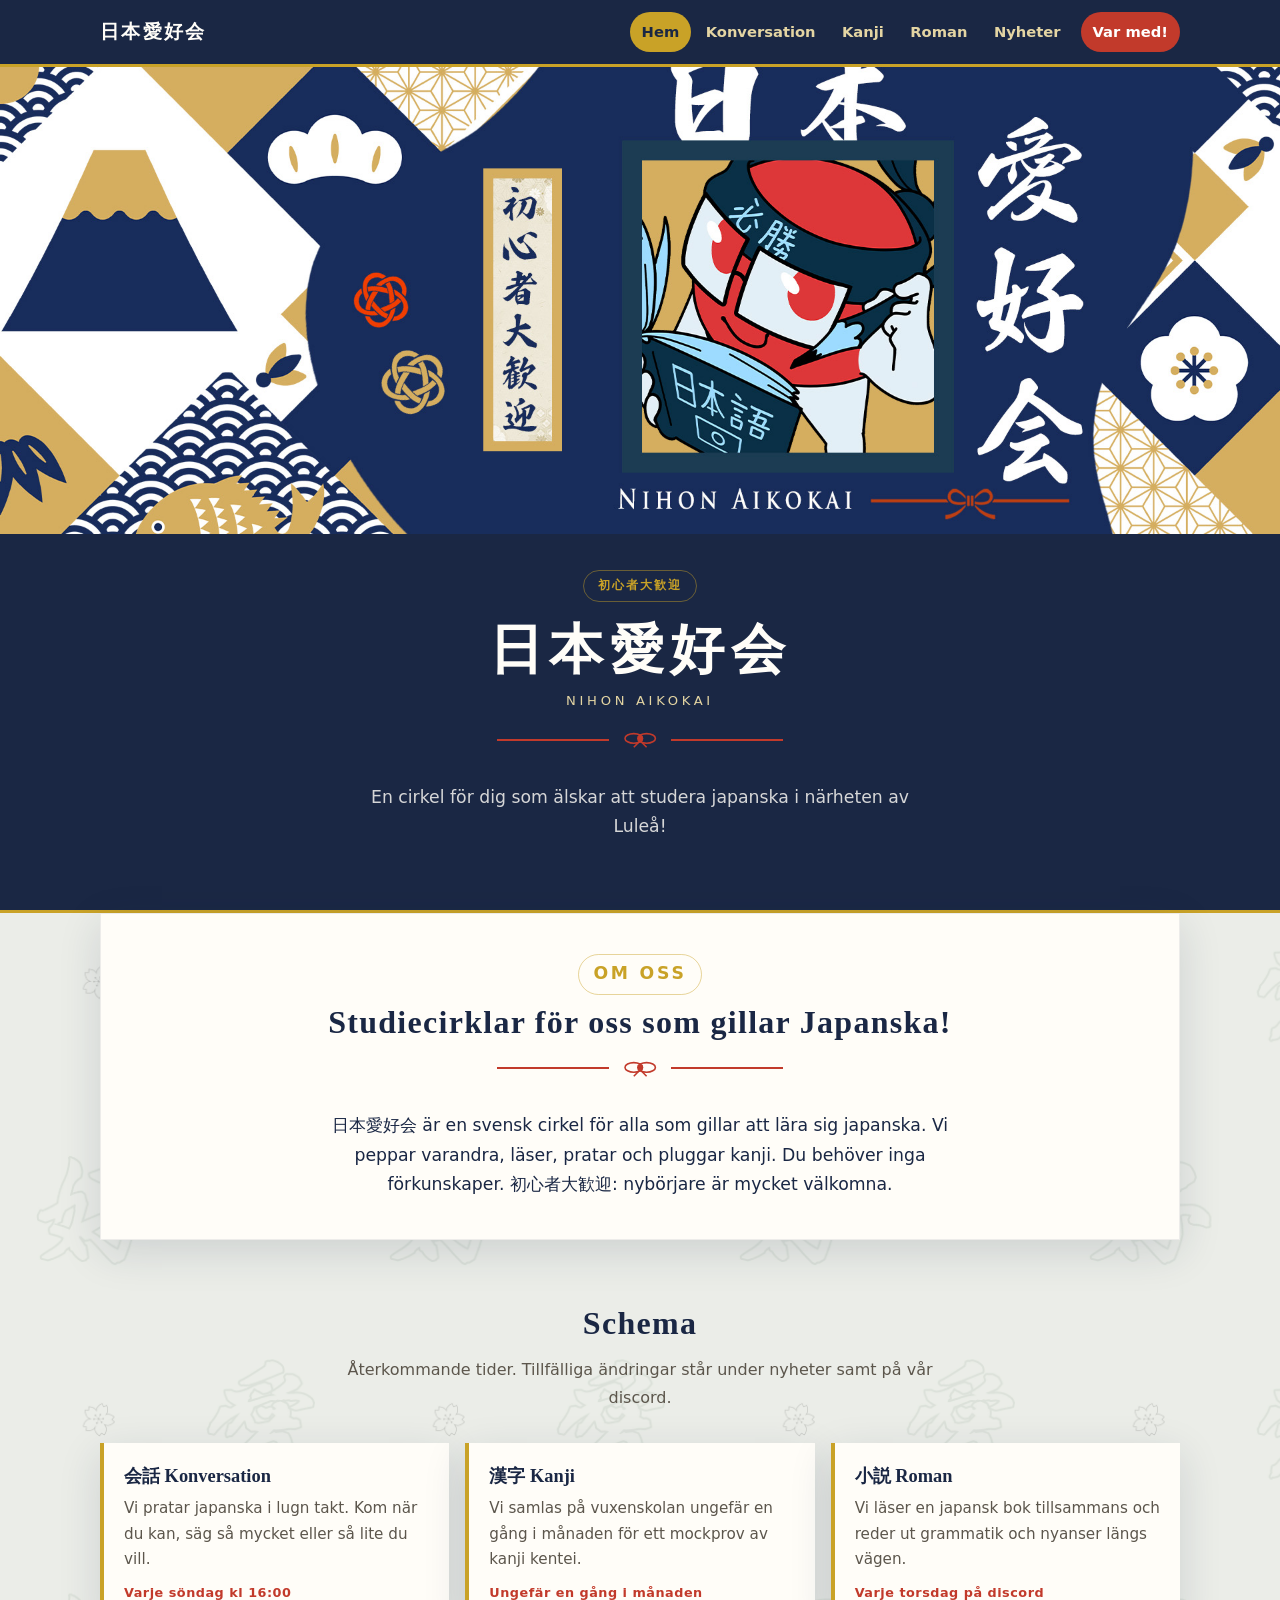
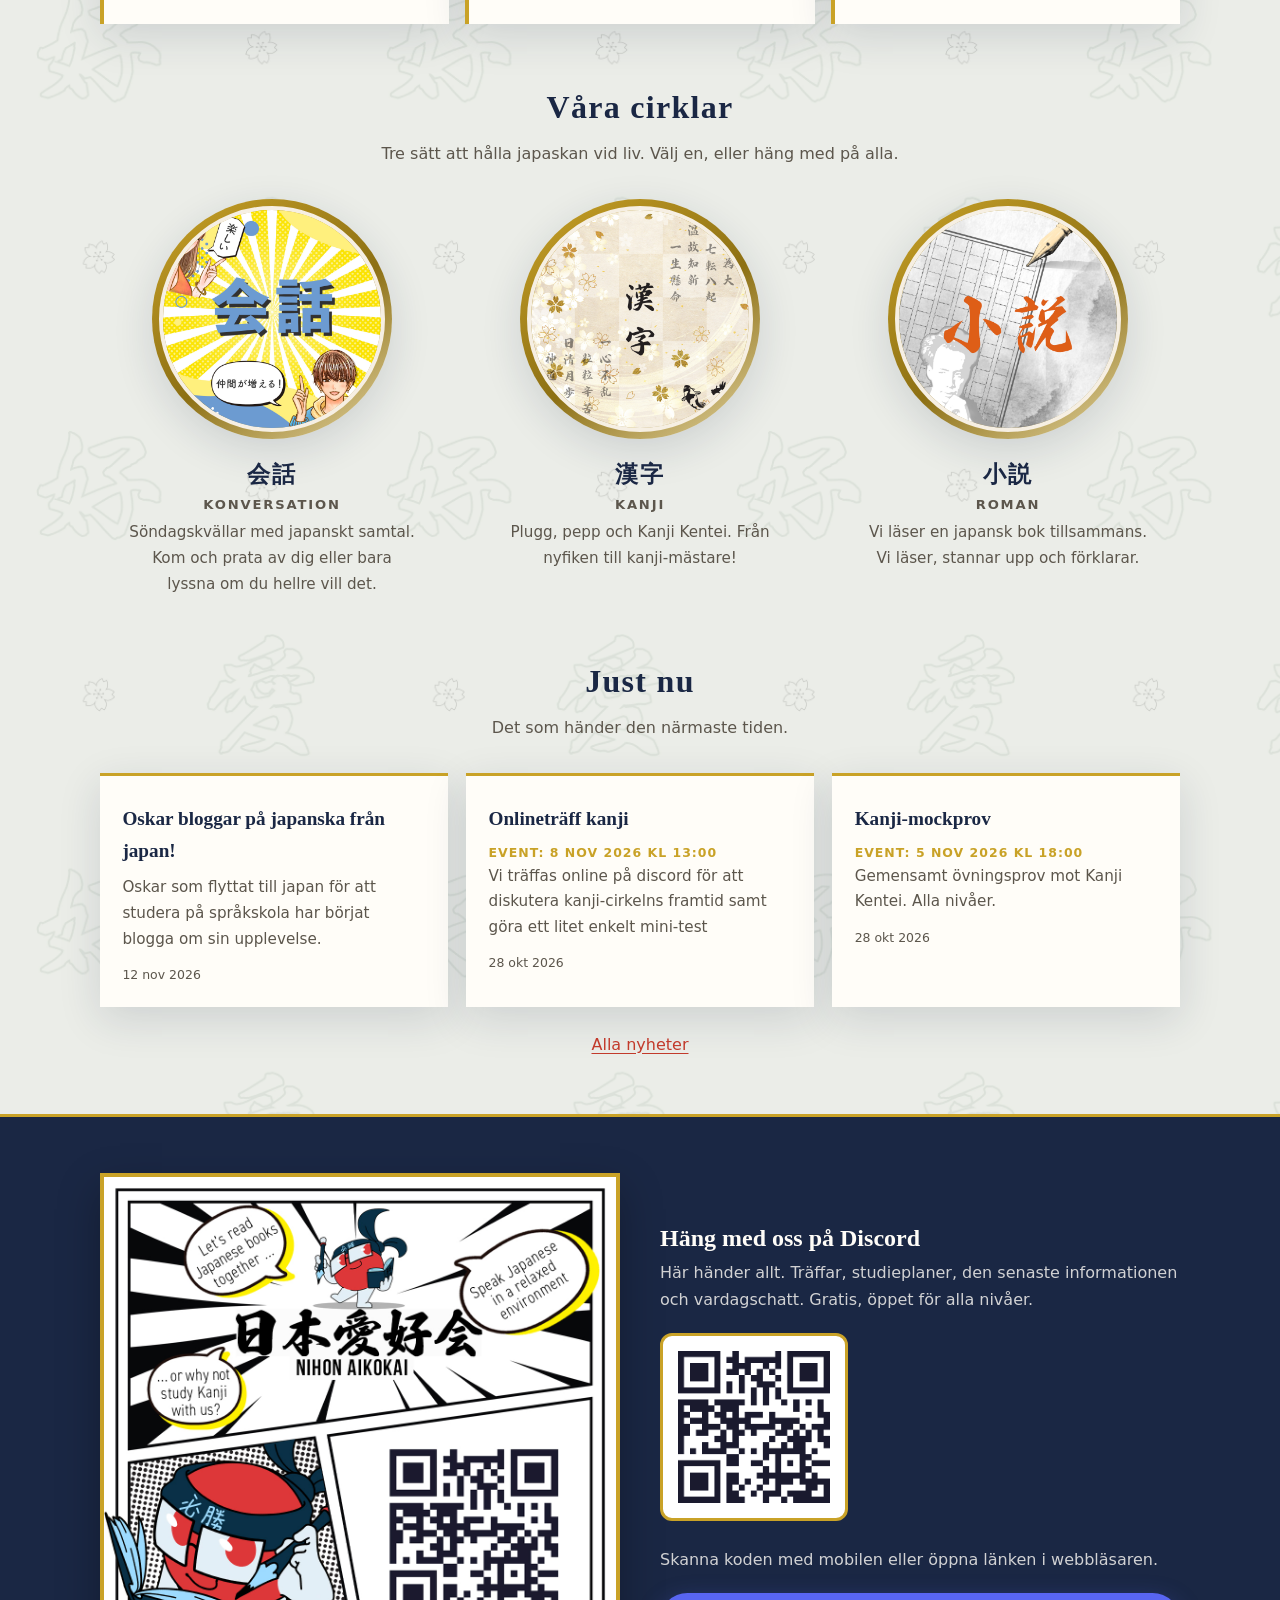
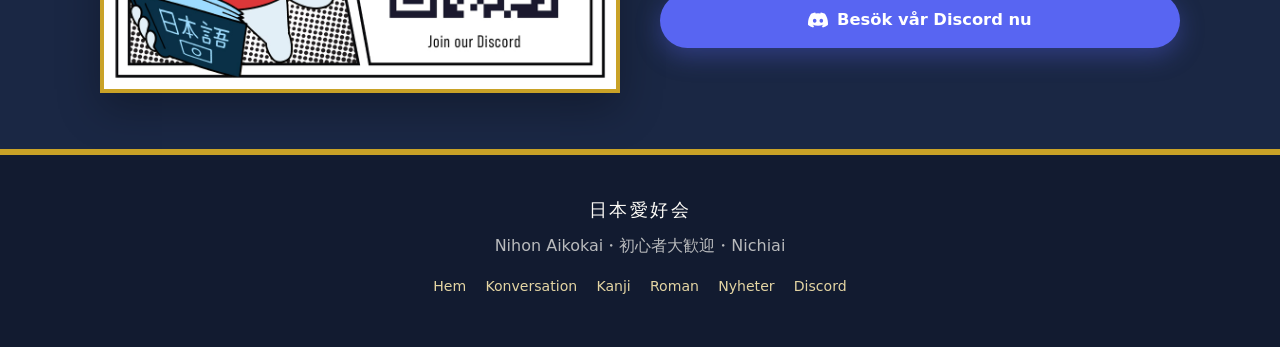
<file: index.html>
<!DOCTYPE html>
<html lang="sv">
	<head>
		
<meta charset="UTF-8" />
<meta name="viewport" content="width=device-width, initial-scale=1" />
<title>日本愛好会 Nihon Aikokai | Japanska studiecirklar i Luleå</title>
<meta name="description" content="日本愛好会 är en studiecirkel för dig som älskar att studera japanska. Konversation varje söndag, kanji med mockprov regelbundet och en läscirkel på Discord. Nybörjare är mycket välkomna." />
<link rel="canonical" href="index.html" />
<link rel="icon" href="favicon.svg" type="image/svg+xml" />
<meta property="og:locale" content="sv_SE" />
<meta property="og:type" content="website" />
<meta property="og:title" content="日本愛好会 Nihon Aikokai | Japanska studiecirklar i Luleå" />
<meta property="og:description" content="日本愛好会 är en studiecirkel för dig som älskar att studera japanska. Konversation varje söndag, kanji med mockprov regelbundet och en läscirkel på Discord. Nybörjare är mycket välkomna." />
<meta property="og:image" content="banner.jpg" />
<meta name="twitter:card" content="summary_large_image" />

<link rel="alternate" hreflang="sv" href="index.html" />

<link rel="alternate" hreflang="x-default" href="index.html" />
<link rel="stylesheet" href="styles.css" />

<script type="application/ld+json">{"@context":"https://schema.org","@graph":[{"@id":"index.html#org","@type":"Organization","alternateName":["Nihon Aikokai","Nihon Aikōkai"],"name":"日本愛好会","sameAs":["https://discord.gg/BaSsQtE"],"url":"/index.html"},{"@type":"WebSite","inLanguage":"sv","name":"日本愛好会"}]}</script>


	</head>
	<body>
		
<a class="skip" href="#main">Hoppa till innehåll</a>
<header class="site-header">
  <div class="header-inner">
    <a class="logo" href="index.html">日本愛好会</a>
    <button class="nav-toggle" type="button" aria-expanded="false" aria-controls="site-nav" aria-label="Öppna meny">
      <span></span>
    </button>
    <nav id="site-nav" class="site-nav" aria-label="Huvudmeny">
      <ul>
        <li><a href="index.html" aria-current="page">Hem</a></li>
        <li><a href="kaiwa.html">Konversation</a></li>
        <li><a href="kanji.html">Kanji</a></li>
        <li><a href="shousetsu.html">Roman</a></li>
        <li><a href="nyheter.html">Nyheter</a></li>
        <li><a class="nav-cta" href="#join">Var med!</a></li>
      </ul>
    </nav>
  </div>
</header>


		<main id="main">
			<section class="hero">
				<img class="hero-art" src="banner.jpg" width="1920" height="960" alt="日本愛好会-banner: maskot med hachimaki läser en japansk bok, Fuji, seigaiha och texten 初心者大歓迎" />
				<div class="hero-band">
					<p class="kicker">初心者大歓迎</p>
					<h1>日本愛好会</h1>
					<p class="hero-romaji">Nihon Aikokai</p>
					
<div class="mizuhiki" aria-hidden="true">
	<svg viewBox="0 0 48 24" fill="none"><ellipse cx="16" cy="11" rx="11" ry="6" stroke="currentColor" stroke-width="2"/><ellipse cx="32" cy="11" rx="11" ry="6" stroke="currentColor" stroke-width="2"/><rect x="21" y="8" width="6" height="6" fill="currentColor"/><path d="M24 14l-8 8M24 14l8 8" stroke="currentColor" stroke-width="2"/></svg>
</div>

					<p class="hero-tagline">En cirkel för dig som älskar att studera japanska i närheten av Luleå!</p>
				</div>
			</section>

			<section class="section" aria-labelledby="om-heading">
				<div class="wrap">
					<div class="intro-card">
						<p class="kicker">Om oss</p>
						<h2 id="om-heading">Studiecirklar för oss som gillar Japanska!</h2>
						
<div class="mizuhiki" aria-hidden="true">
	<svg viewBox="0 0 48 24" fill="none"><ellipse cx="16" cy="11" rx="11" ry="6" stroke="currentColor" stroke-width="2"/><ellipse cx="32" cy="11" rx="11" ry="6" stroke="currentColor" stroke-width="2"/><rect x="21" y="8" width="6" height="6" fill="currentColor"/><path d="M24 14l-8 8M24 14l8 8" stroke="currentColor" stroke-width="2"/></svg>
</div>

						<p>日本愛好会 är en svensk cirkel för alla som gillar att lära sig japanska. Vi peppar varandra, läser, pratar och pluggar kanji. Du behöver inga förkunskaper. 初心者大歓迎: nybörjare är mycket välkomna.</p>
					</div>
				</div>
			</section>

			<section class="section" aria-labelledby="schema-heading" style="padding-top:0">
				<div class="wrap">
					<h2 id="schema-heading">Schema</h2>
					<p class="section-lead">Återkommande tider. Tillfälliga ändringar står under nyheter samt på vår discord.</p>
					<div class="schedule">
						
						<article class="schedule-item">
							<h3>会話 Konversation</h3>
							<p>Vi pratar japanska i lugn takt. Kom när du kan, säg så mycket eller så lite du vill.</p>
							<span class="when">Varje söndag kl 16:00</span>
						</article>
						
						<article class="schedule-item">
							<h3>漢字 Kanji</h3>
							<p>Vi samlas på vuxenskolan ungefär en gång i månaden för ett mockprov av kanji kentei.</p>
							<span class="when">Ungefär en gång i månaden</span>
						</article>
						
						<article class="schedule-item">
							<h3>小説 Roman</h3>
							<p>Vi läser en japansk bok tillsammans och reder ut grammatik och nyanser längs vägen.</p>
							<span class="when">Varje torsdag på discord</span>
						</article>
						
					</div>
				</div>
			</section>

			<section class="section" aria-labelledby="cirklar-heading">
				<div class="wrap">
					<h2 id="cirklar-heading">Våra cirklar</h2>
					<p class="section-lead">Tre sätt att hålla japaskan vid liv. Välj en, eller häng med på alla.</p>
					<div class="circles">
						
						<a class="circle-card" href="kaiwa.html">
							<div class="circle-frame">
								<img src="circle-prom-kaiwa1.jpg" width="800" height="800" alt="会話 mot gul pop-bakgrund med pratbubblor: 楽しい och 仲間が増える" />
							</div>
							<h2>会話 <span>Konversation</span></h2>
							<p>Söndagskvällar med japanskt samtal. Kom och prata av dig eller bara lyssna om du hellre vill det.</p>
						</a>
						
						<a class="circle-card" href="kanji.html">
							<div class="circle-frame">
								<img src="circle-prom-kanji1.jpg" width="800" height="800" alt="漢字さーくる: washi, mizuhiki, Fuji och texten att alla som vill röra vid kanji är välkomna" />
							</div>
							<h2>漢字 <span>Kanji</span></h2>
							<p>Plugg, pepp och Kanji Kentei. Från nyfiken till kanji-mästare!</p>
						</a>
						
						<a class="circle-card" href="shousetsu.html">
							<div class="circle-frame">
								<img src="circle-prom-shousetu.jpg" width="800" height="800" alt="小説 i orange över genkō yōshi, reservoarpenna och en blek författarprofil" />
							</div>
							<h2>小説 <span>Roman</span></h2>
							<p>Vi läser en japansk bok tillsammans. Vi läser, stannar upp och förklarar.</p>
						</a>
						
					</div>
				</div>
			</section>

			<section class="section" aria-labelledby="nyheter-heading">
				<div class="wrap">
					<h2 id="nyheter-heading">Just nu</h2>
					<p class="section-lead">Det som händer den närmaste tiden.</p>
					<div class="news-grid">
						
						<article class="news-card">
							<h3><a href="nyheter/20261112-afroblog.html">Oskar bloggar på japanska från japan!</a></h3>
							
							<p>Oskar som flyttat till japan för att studera på språkskola har börjat blogga om sin upplevelse.</p>
							<p class="news-posted"><time datetime="2026-11-12">12 nov 2026</time></p>
						</article>
						
						<article class="news-card">
							<h3><a href="nyheter/20261028-kanji-online.html">Onlineträff kanji</a></h3>
							
							<p class="news-event">Event: <time datetime="2026-11-08T13:00:00&#43;01:00">8 nov 2026 kl 13:00</time></p>
							
							<p>Vi träffas online på discord för att diskutera kanji-cirkelns framtid samt göra ett litet enkelt mini-test</p>
							<p class="news-posted"><time datetime="2026-10-28">28 okt 2026</time></p>
						</article>
						
						<article class="news-card">
							<h3><a href="nyheter/20261028-kanji-kentei.html">Kanji-mockprov</a></h3>
							
							<p class="news-event">Event: <time datetime="2026-11-05T18:00:00&#43;01:00">5 nov 2026 kl 18:00</time></p>
							
							<p>Gemensamt övningsprov mot Kanji Kentei. Alla nivåer.</p>
							<p class="news-posted"><time datetime="2026-10-28">28 okt 2026</time></p>
						</article>
						
					</div>
					<p class="section-more"><a href="nyheter.html">Alla nyheter</a></p>
				</div>
			</section>

			<section class="join" id="join" aria-labelledby="join-heading">
				<div class="wrap">
					<div class="join-grid">
						<div class="join-art">
							<img src="prom01.jpg" width="800" height="800" alt="Manga-ruta med 日本愛好会-maskoten, pratbubblor och Discord-QR" />
						</div>
						<div class="join-actions">
							<h2 id="join-heading">Häng med oss på Discord</h2>
							<p>Här händer allt. Träffar, studieplaner, den senaste informationen och vardagschatt. Gratis, öppet för alla nivåer.</p>
							<div class="qr-wrap">
								<img src="discord-qr.png" width="180" height="180" alt="QR-kod till Discord-servern" />
							</div>
							<p>Skanna koden med mobilen eller öppna länken i webbläsaren.</p>
							<a class="btn btn-discord" href="https://discord.gg/BaSsQtE" target="_blank" rel="noopener noreferrer">
								
<svg viewBox="0 0 24 24" aria-hidden="true"><path d="M20.317 4.37a19.791 19.791 0 0 0-4.885-1.515.074.074 0 0 0-.079.037c-.21.375-.444.864-.608 1.25a18.27 18.27 0 0 0-5.487 0 12.64 12.64 0 0 0-.617-1.25.077.077 0 0 0-.079-.037A19.736 19.736 0 0 0 3.677 4.37a.07.07 0 0 0-.032.027C.533 9.046-.32 13.58.099 18.057a.082.082 0 0 0 .031.057 19.9 19.9 0 0 0 5.993 3.03.078.078 0 0 0 .084-.028 14.09 14.09 0 0 0 1.226-1.994.076.076 0 0 0-.041-.106 13.107 13.107 0 0 1-1.872-.892.077.077 0 0 1-.008-.128 10.2 10.2 0 0 0 .372-.292.074.074 0 0 1 .077-.01c3.928 1.793 8.18 1.793 12.062 0a.074.074 0 0 1 .078.01c.12.098.246.198.373.292a.077.077 0 0 1-.006.127 12.299 12.299 0 0 1-1.873.892.077.077 0 0 0-.041.107c.36.698.772 1.362 1.225 1.993a.076.076 0 0 0 .084.028 19.839 19.839 0 0 0 6.002-3.03.077.077 0 0 0 .032-.054c.5-5.177-.838-9.674-3.549-13.66a.061.061 0 0 0-.031-.03zM8.02 15.33c-1.183 0-2.157-1.085-2.157-2.419 0-1.333.956-2.419 2.157-2.419 1.21 0 2.176 1.096 2.157 2.42 0 1.333-.956 2.418-2.157 2.418zm7.975 0c-1.183 0-2.157-1.085-2.157-2.419 0-1.333.955-2.419 2.157-2.419 1.21 0 2.176 1.096 2.157 2.42 0 1.333-.946 2.418-2.157 2.418z"/></svg>

								Besök vår Discord nu
							</a>
						</div>
					</div>
				</div>
			</section>
		</main>
		
<footer class="site-footer">
  <p class="brand">日本愛好会</p>
  <p>Nihon Aikokai・初心者大歓迎・Nichiai</p>
  <nav aria-label="Sidfot">
    <a href="index.html">Hem</a>
    <a href="kaiwa.html">Konversation</a>
    <a href="kanji.html">Kanji</a>
    <a href="shousetsu.html">Roman</a>
    <a href="nyheter.html">Nyheter</a>
    <a href="https://discord.gg/BaSsQtE" rel="noopener noreferrer">Discord</a>
  </nav>
</footer>
<script src="nav.js"></script>

	</body>
</html>
</file>
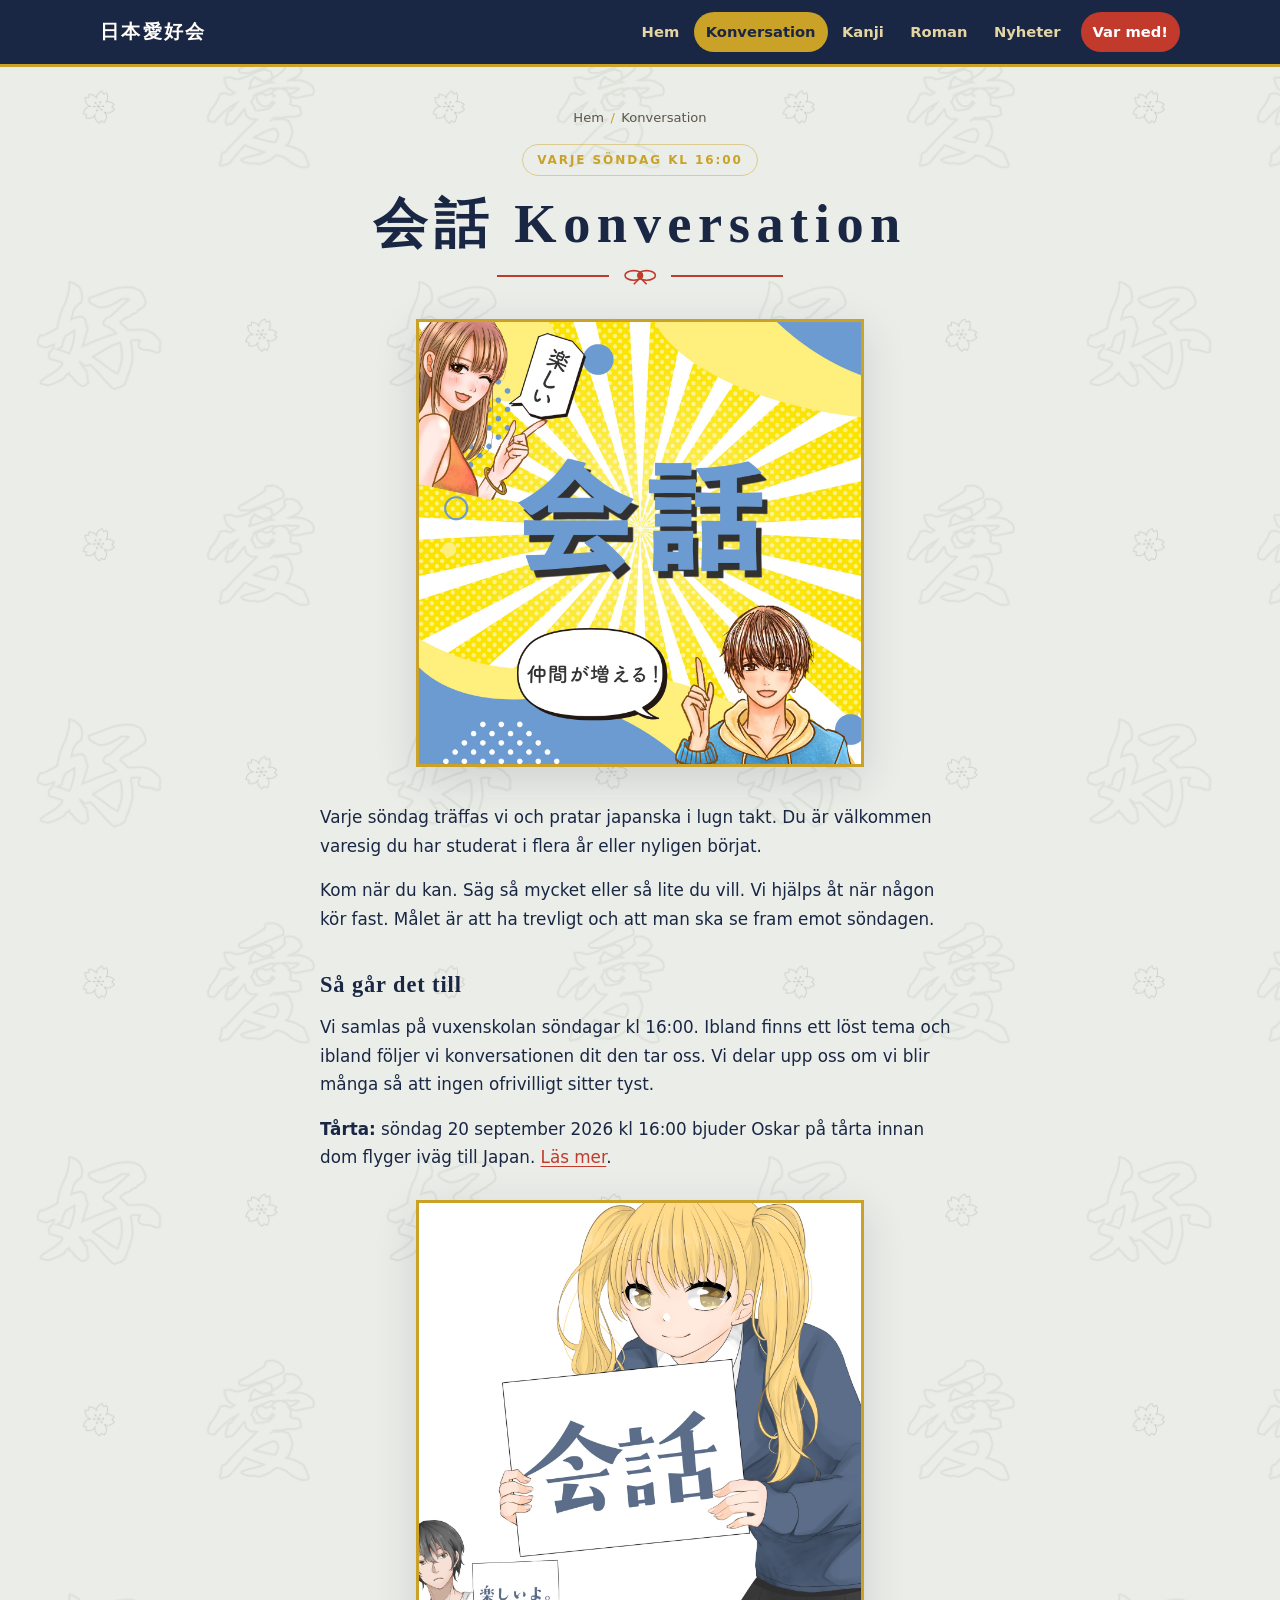
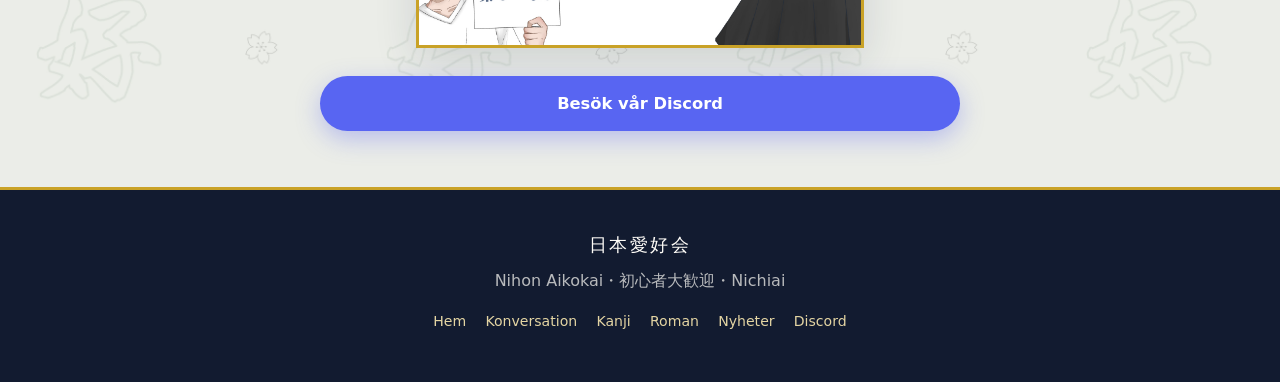
<file: kaiwa.html>
<!DOCTYPE html>
<html lang="sv">
<head>
  
<meta charset="UTF-8" />
<meta name="viewport" content="width=device-width, initial-scale=1" />
<title>会話 Konversation | 日本愛好会</title>
<meta name="description" content="Varje söndag pratar vi japanska på vuxenskolan i Luleå. Blandade nivåer, alla välkomna." />
<link rel="canonical" href="kaiwa.html" />
<link rel="icon" href="favicon.svg" type="image/svg+xml" />
<meta property="og:locale" content="sv_SE" />
<meta property="og:type" content="website" />
<meta property="og:title" content="会話 Konversation | 日本愛好会" />
<meta property="og:description" content="Varje söndag pratar vi japanska på vuxenskolan i Luleå. Blandade nivåer, alla välkomna." />
<meta property="og:image" content="circle-prom-kaiwa1.jpg" />
<meta name="twitter:card" content="summary_large_image" />

<link rel="alternate" hreflang="sv" href="kaiwa.html" />

<link rel="alternate" hreflang="x-default" href="kaiwa.html" />
<link rel="stylesheet" href="styles.css" />

<script type="application/ld+json">{"@context":"https://schema.org","@graph":[{"@type":"BreadcrumbList","itemListElement":[{"@type":"ListItem","item":"/index.html","name":"Hem","position":1},{"@type":"ListItem","name":"Konversation","position":2}]},{"@type":"Event","description":"Varje söndag pratar vi japanska på vuxenskolan i Luleå. Blandade nivåer, alla välkomna.","eventAttendanceMode":"https://schema.org/OnlineEventAttendanceMode","eventSchedule":{"@type":"Schedule","byDay":"https://schema.org/Sunday","repeatFrequency":"P1W","scheduleTimezone":"Europe/Stockholm","startTime":"19:00:00"},"eventStatus":"https://schema.org/EventScheduled","location":{"@type":"VirtualLocation","url":"https://discord.gg/BaSsQtE"},"name":"会話 Konversation","organizer":{"@type":"Organization","name":"日本愛好会"}}]}</script>


</head>
<body>
  
<a class="skip" href="#main">Hoppa till innehåll</a>
<header class="site-header">
  <div class="header-inner">
    <a class="logo" href="index.html">日本愛好会</a>
    <button class="nav-toggle" type="button" aria-expanded="false" aria-controls="site-nav" aria-label="Öppna meny">
      <span></span>
    </button>
    <nav id="site-nav" class="site-nav" aria-label="Huvudmeny">
      <ul>
        <li><a href="index.html">Hem</a></li>
        <li><a href="kaiwa.html" aria-current="page">Konversation</a></li>
        <li><a href="kanji.html">Kanji</a></li>
        <li><a href="shousetsu.html">Roman</a></li>
        <li><a href="nyheter.html">Nyheter</a></li>
        <li><a class="nav-cta" href="index.html#join">Var med!</a></li>
      </ul>
    </nav>
  </div>
</header>


  <main id="main">
    <header class="page-head wrap">
      <ol class="crumbs">
        <li><a href="index.html">Hem</a></li>
        <li aria-current="page">Konversation</li>
      </ol>
      <p class="kicker">Varje söndag kl 16:00</p>
      <h1>会話 Konversation</h1>
      
<div class="mizuhiki" aria-hidden="true">
	<svg viewBox="0 0 48 24" fill="none"><ellipse cx="16" cy="11" rx="11" ry="6" stroke="currentColor" stroke-width="2"/><ellipse cx="32" cy="11" rx="11" ry="6" stroke="currentColor" stroke-width="2"/><rect x="21" y="8" width="6" height="6" fill="currentColor"/><path d="M24 14l-8 8M24 14l8 8" stroke="currentColor" stroke-width="2"/></svg>
</div>

      <img class="side-img" src="circle-prom-kaiwa1.jpg" width="800" height="800" alt="会話 mot gul pop-bakgrund med pratbubblor: 楽しい och 仲間が増える" />
    </header>
    <article class="section">
      <div class="wrap prose">
        <p>Varje söndag träffas vi och pratar japanska i lugn takt. Du är välkommen varesig du har studerat i flera år eller nyligen börjat.</p>
<p>Kom när du kan. Säg så mycket eller så lite du vill. Vi hjälps åt när någon kör fast. Målet är att ha trevligt och att man ska se fram emot söndagen.</p>
<h2>Så går det till</h2>
<p>Vi samlas på vuxenskolan söndagar kl 16:00. Ibland finns ett löst tema och ibland följer vi konversationen dit den tar oss.
Vi delar upp oss om vi blir många så att ingen ofrivilligt sitter tyst.</p>
<p><strong>Tårta:</strong> söndag 20 september 2026 kl 16:00 bjuder Oskar på tårta innan dom flyger iväg till Japan. <a href="nyheter/20260906-cake.html">Läs mer</a>.</p>

        
        <img class="side-img" src="circle-prom-kaiwa2.jpg" width="800" height="800" alt="En tjej håller upp en skylt med 会話, i hörnet en skylt med 楽しいよ" />
        
        <p><a class="btn btn-discord" href="https://discord.gg/BaSsQtE" target="_blank" rel="noopener noreferrer">Besök vår Discord</a></p>
      </div>
    </article>
  </main>
  
<footer class="site-footer">
  <p class="brand">日本愛好会</p>
  <p>Nihon Aikokai・初心者大歓迎・Nichiai</p>
  <nav aria-label="Sidfot">
    <a href="index.html">Hem</a>
    <a href="kaiwa.html">Konversation</a>
    <a href="kanji.html">Kanji</a>
    <a href="shousetsu.html">Roman</a>
    <a href="nyheter.html">Nyheter</a>
    <a href="https://discord.gg/BaSsQtE" rel="noopener noreferrer">Discord</a>
  </nav>
</footer>
<script src="nav.js"></script>

</body>
</html>
</file>
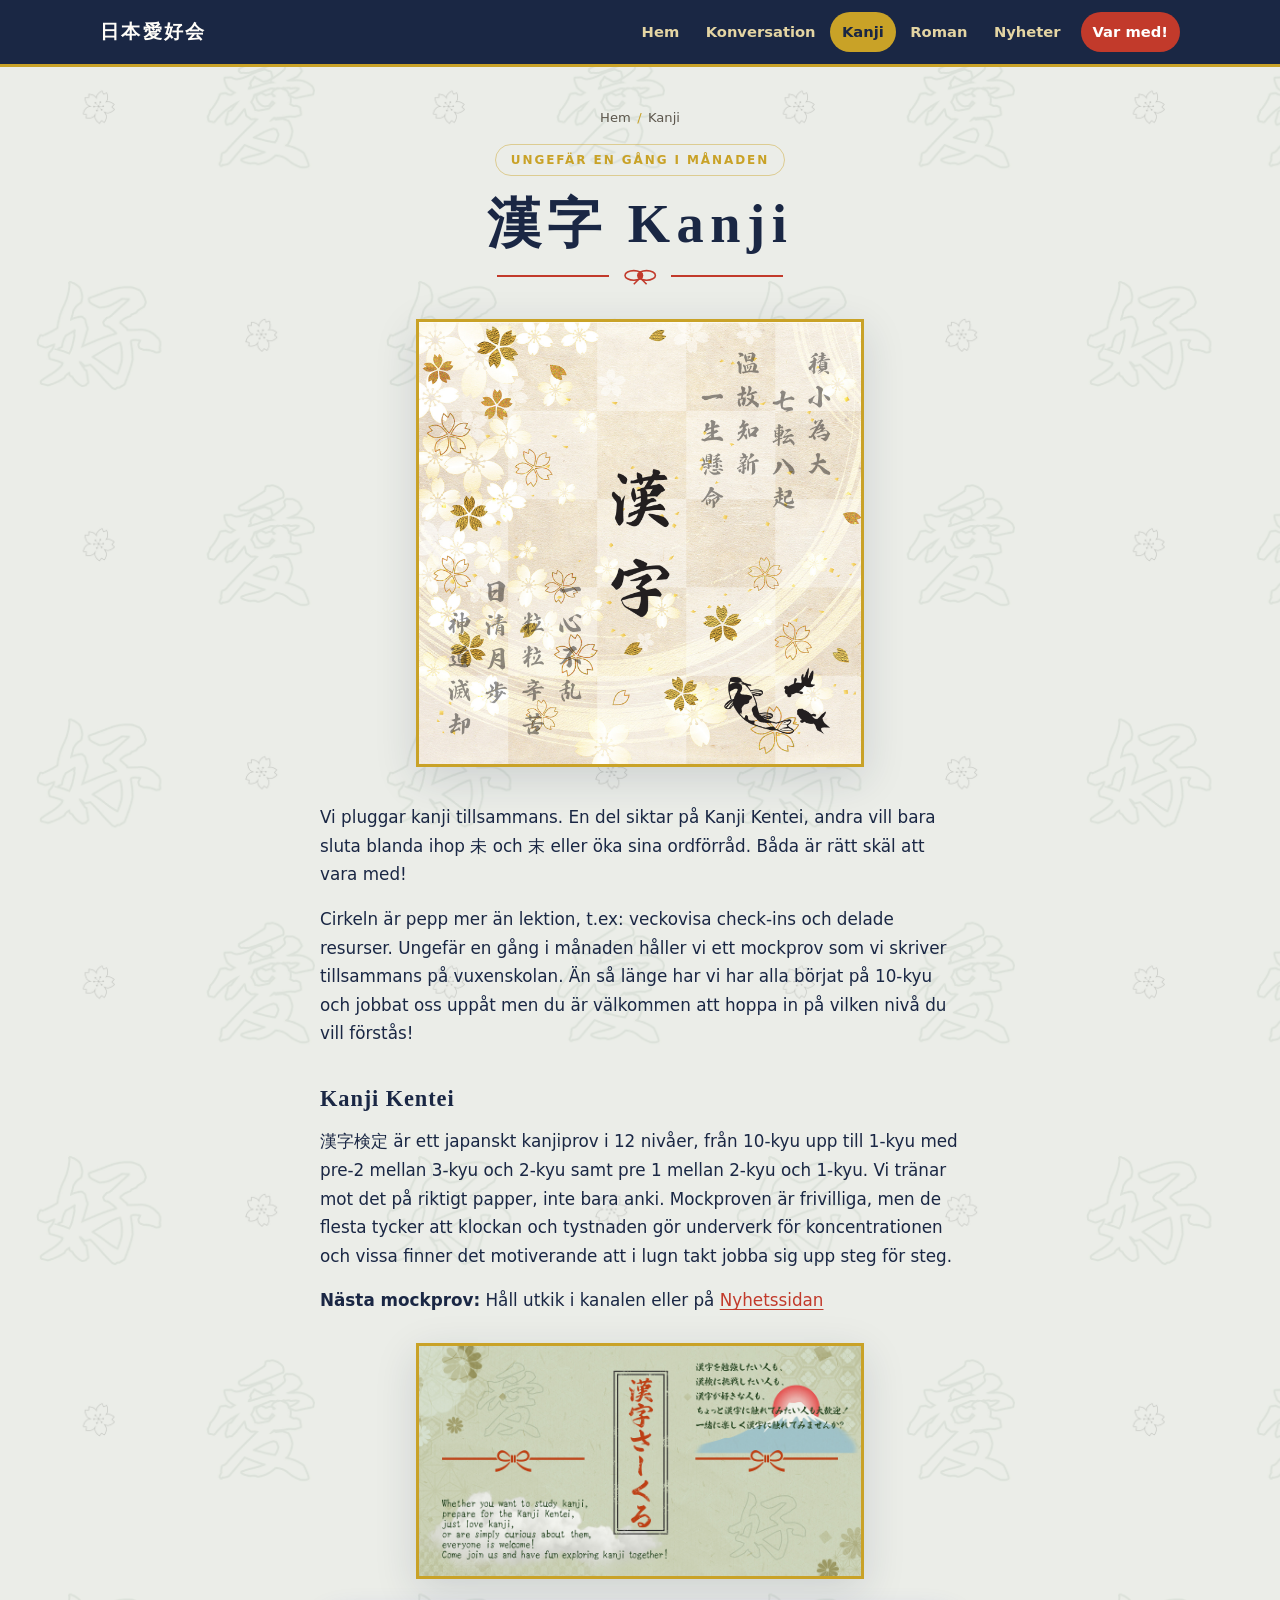
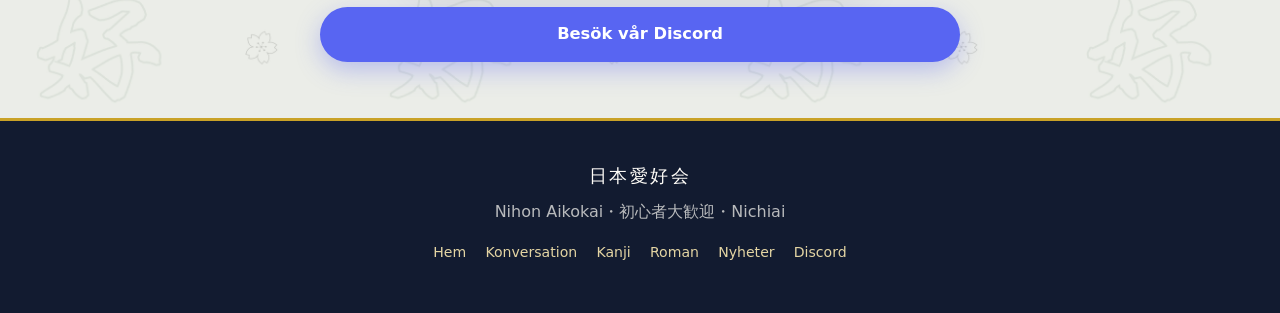
<file: kanji.html>
<!DOCTYPE html>
<html lang="sv">
<head>
  
<meta charset="UTF-8" />
<meta name="viewport" content="width=device-width, initial-scale=1" />
<title>漢字 Kanji | 日本愛好会</title>
<meta name="description" content="Är du också intresserad av kanji och/eller att skriva med penna? Löpande studier och mockprov av Kanji Kentei ungefär en gång i månaden. Alla nivåer välkomna." />
<link rel="canonical" href="kanji.html" />
<link rel="icon" href="favicon.svg" type="image/svg+xml" />
<meta property="og:locale" content="sv_SE" />
<meta property="og:type" content="website" />
<meta property="og:title" content="漢字 Kanji | 日本愛好会" />
<meta property="og:description" content="Är du också intresserad av kanji och/eller att skriva med penna? Löpande studier och mockprov av Kanji Kentei ungefär en gång i månaden. Alla nivåer välkomna." />
<meta property="og:image" content="circle-prom-kanji1.jpg" />
<meta name="twitter:card" content="summary_large_image" />

<link rel="alternate" hreflang="sv" href="kanji.html" />

<link rel="alternate" hreflang="x-default" href="kanji.html" />
<link rel="stylesheet" href="styles.css" />

<script type="application/ld+json">{"@context":"https://schema.org","@graph":[{"@type":"BreadcrumbList","itemListElement":[{"@type":"ListItem","item":"/index.html","name":"Hem","position":1},{"@type":"ListItem","name":"Kanji","position":2}]},{"@type":"Event","description":"Är du också intresserad av kanji och/eller att skriva med penna? Löpande studier och mockprov av Kanji Kentei ungefär en gång i månaden. Alla nivåer välkomna.","eventAttendanceMode":"https://schema.org/OnlineEventAttendanceMode","eventSchedule":{"@type":"Schedule","repeatFrequency":"P1M","scheduleTimezone":"Europe/Stockholm"},"eventStatus":"https://schema.org/EventScheduled","location":{"@type":"VirtualLocation","url":"https://discord.gg/BaSsQtE"},"name":"漢字 Kanji","organizer":{"@type":"Organization","name":"日本愛好会"}}]}</script>


</head>
<body>
  
<a class="skip" href="#main">Hoppa till innehåll</a>
<header class="site-header">
  <div class="header-inner">
    <a class="logo" href="index.html">日本愛好会</a>
    <button class="nav-toggle" type="button" aria-expanded="false" aria-controls="site-nav" aria-label="Öppna meny">
      <span></span>
    </button>
    <nav id="site-nav" class="site-nav" aria-label="Huvudmeny">
      <ul>
        <li><a href="index.html">Hem</a></li>
        <li><a href="kaiwa.html">Konversation</a></li>
        <li><a href="kanji.html" aria-current="page">Kanji</a></li>
        <li><a href="shousetsu.html">Roman</a></li>
        <li><a href="nyheter.html">Nyheter</a></li>
        <li><a class="nav-cta" href="index.html#join">Var med!</a></li>
      </ul>
    </nav>
  </div>
</header>


  <main id="main">
    <header class="page-head wrap">
      <ol class="crumbs">
        <li><a href="index.html">Hem</a></li>
        <li aria-current="page">Kanji</li>
      </ol>
      <p class="kicker">Ungefär en gång i månaden</p>
      <h1>漢字 Kanji</h1>
      
<div class="mizuhiki" aria-hidden="true">
	<svg viewBox="0 0 48 24" fill="none"><ellipse cx="16" cy="11" rx="11" ry="6" stroke="currentColor" stroke-width="2"/><ellipse cx="32" cy="11" rx="11" ry="6" stroke="currentColor" stroke-width="2"/><rect x="21" y="8" width="6" height="6" fill="currentColor"/><path d="M24 14l-8 8M24 14l8 8" stroke="currentColor" stroke-width="2"/></svg>
</div>

      <img class="side-img" src="circle-prom-kanji1.jpg" width="800" height="800" alt="漢字さーくる: washi, mizuhiki, Fuji och texten att alla som vill röra vid kanji är välkomna" />
    </header>
    <article class="section">
      <div class="wrap prose">
        <p>Vi pluggar kanji tillsammans. En del siktar på Kanji Kentei, andra vill bara sluta blanda ihop 未 och 末 eller öka sina ordförråd. Båda är rätt skäl att vara med!</p>
<p>Cirkeln är pepp mer än lektion, t.ex: veckovisa check-ins och delade resurser.
Ungefär en gång i månaden håller vi ett mockprov som vi skriver tillsammans på vuxenskolan.
Än så länge har vi har alla börjat på 10-kyu och jobbat oss uppåt men du är välkommen att hoppa in på vilken nivå du vill förstås!</p>
<h2>Kanji Kentei</h2>
<p>漢字検定 är ett japanskt kanjiprov i 12 nivåer, från 10-kyu upp till 1-kyu med pre-2 mellan 3-kyu och 2-kyu samt pre 1 mellan 2-kyu och 1-kyu.
Vi tränar mot det på riktigt papper, inte bara anki.
Mockproven är frivilliga, men de flesta tycker att klockan och tystnaden gör underverk för koncentrationen och vissa finner det motiverande att i lugn takt jobba sig upp steg för steg.</p>
<p><strong>Nästa mockprov:</strong> Håll utkik i kanalen eller på <a href="nyheter.html">Nyhetssidan</a></p>

        
        <img class="side-img" src="kanji-image.jpg" width="800" height="800" alt="漢字 i guld och svart bland sakura och koikarpar" />
        
        <p><a class="btn btn-discord" href="https://discord.gg/BaSsQtE" target="_blank" rel="noopener noreferrer">Besök vår Discord</a></p>
      </div>
    </article>
  </main>
  
<footer class="site-footer">
  <p class="brand">日本愛好会</p>
  <p>Nihon Aikokai・初心者大歓迎・Nichiai</p>
  <nav aria-label="Sidfot">
    <a href="index.html">Hem</a>
    <a href="kaiwa.html">Konversation</a>
    <a href="kanji.html">Kanji</a>
    <a href="shousetsu.html">Roman</a>
    <a href="nyheter.html">Nyheter</a>
    <a href="https://discord.gg/BaSsQtE" rel="noopener noreferrer">Discord</a>
  </nav>
</footer>
<script src="nav.js"></script>

</body>
</html>
</file>
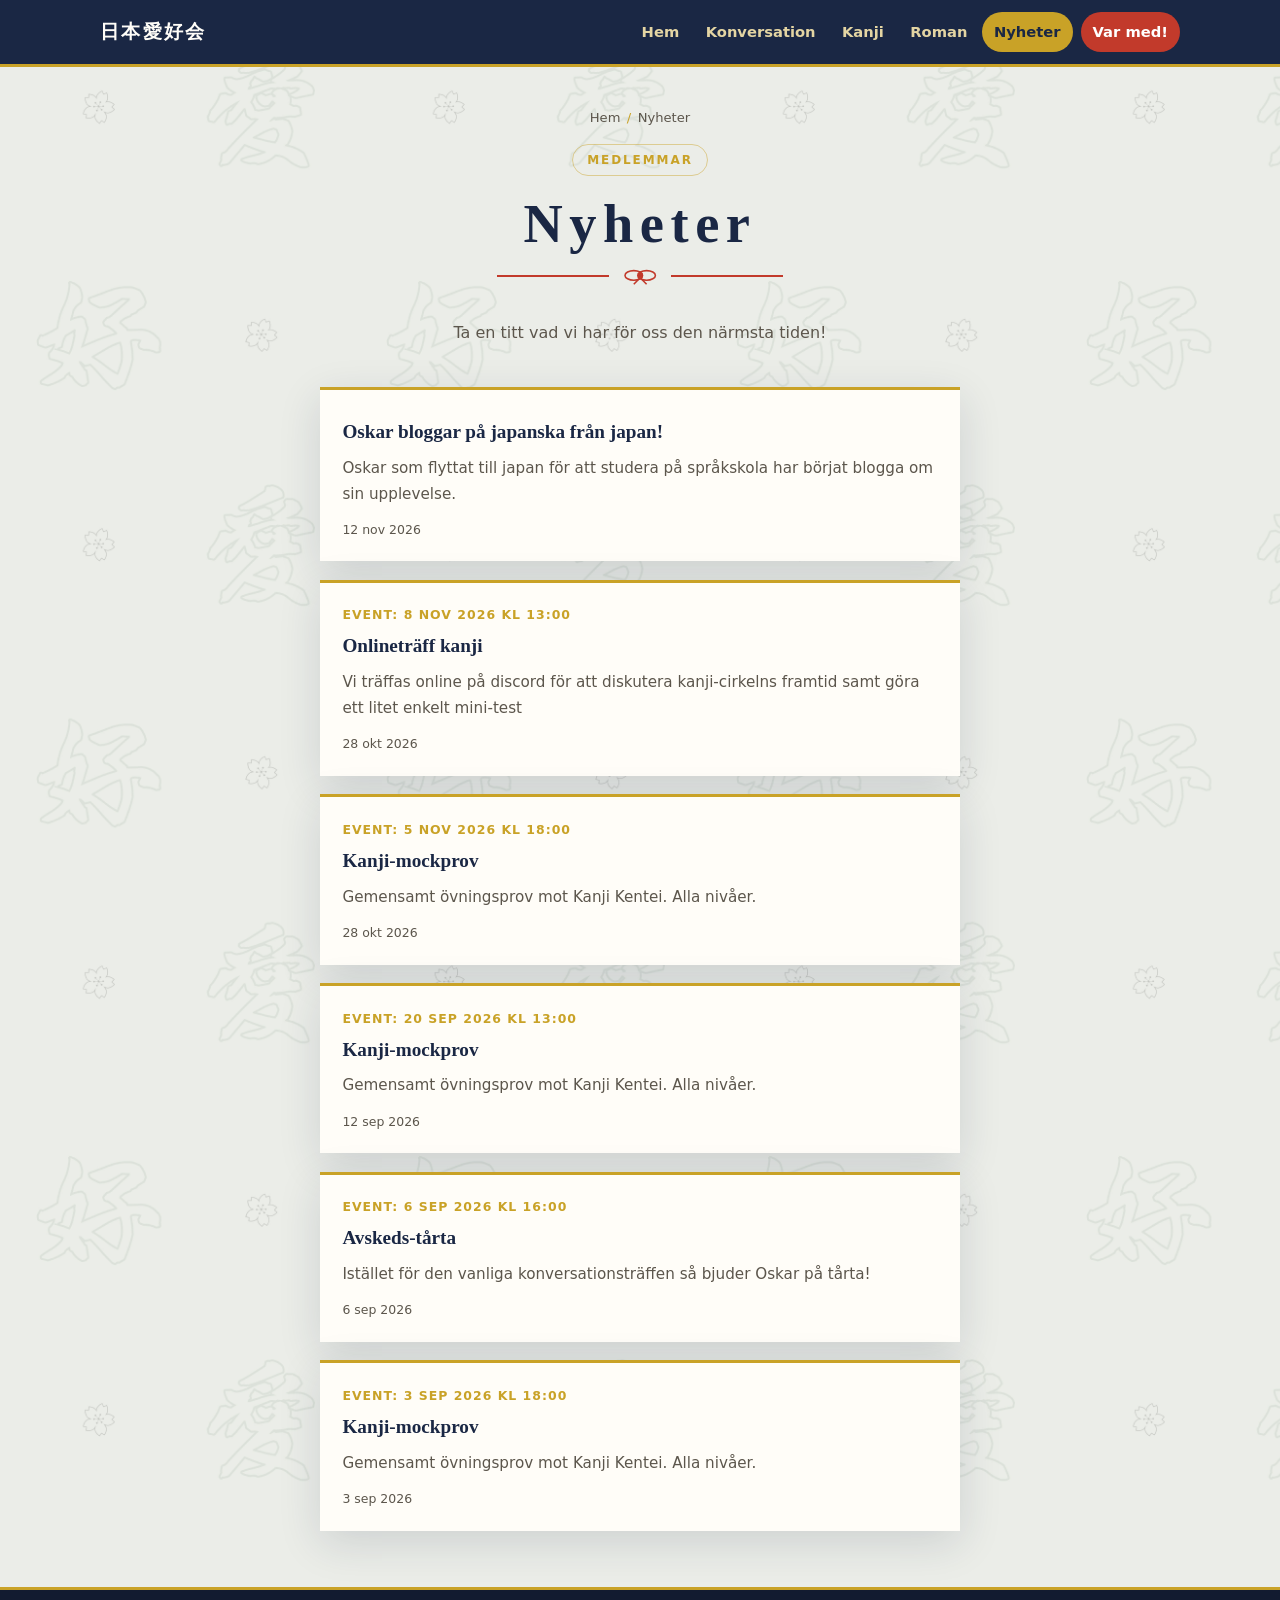
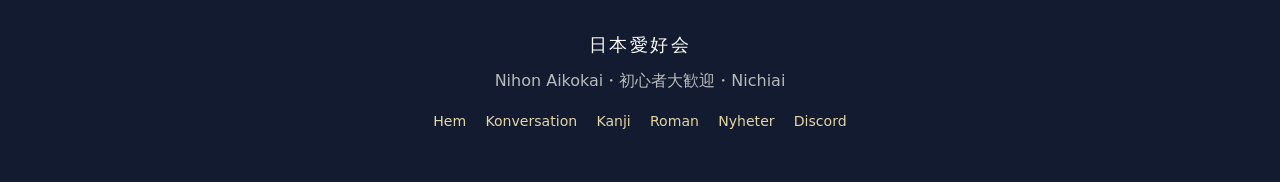
<file: nyheter.html>
<!DOCTYPE html>
<html lang="sv">
<head>
  
<meta charset="UTF-8" />
<meta name="viewport" content="width=device-width, initial-scale=1" />
<title>Nyheter! Vad som händer i 日本愛好会</title>
<meta name="description" content="Schemaändringar, nästa konversation, kanji-mockprov och vilken bok läscirkeln tar. Nyheter från 日本愛好会." />
<link rel="canonical" href="nyheter.html" />
<link rel="icon" href="favicon.svg" type="image/svg+xml" />
<meta property="og:locale" content="sv_SE" />
<meta property="og:type" content="website" />
<meta property="og:title" content="Nyheter! Vad som händer i 日本愛好会" />
<meta property="og:description" content="Schemaändringar, nästa konversation, kanji-mockprov och vilken bok läscirkeln tar. Nyheter från 日本愛好会." />
<meta property="og:image" content="banner.jpg" />
<meta name="twitter:card" content="summary_large_image" />

<link rel="alternate" hreflang="sv" href="nyheter.html" />

<link rel="alternate" hreflang="x-default" href="nyheter.html" />
<link rel="stylesheet" href="styles.css" />

<script type="application/ld+json">{"@type":"BreadcrumbList","itemListElement":[{"@type":"ListItem","item":"/index.html","name":"Hem","position":1},{"@type":"ListItem","name":"Nyheter","position":2}]}</script>


</head>
<body>
  
<a class="skip" href="#main">Hoppa till innehåll</a>
<header class="site-header">
  <div class="header-inner">
    <a class="logo" href="index.html">日本愛好会</a>
    <button class="nav-toggle" type="button" aria-expanded="false" aria-controls="site-nav" aria-label="Öppna meny">
      <span></span>
    </button>
    <nav id="site-nav" class="site-nav" aria-label="Huvudmeny">
      <ul>
        <li><a href="index.html">Hem</a></li>
        <li><a href="kaiwa.html">Konversation</a></li>
        <li><a href="kanji.html">Kanji</a></li>
        <li><a href="shousetsu.html">Roman</a></li>
        <li><a href="nyheter.html" aria-current="page">Nyheter</a></li>
        <li><a class="nav-cta" href="index.html#join">Var med!</a></li>
      </ul>
    </nav>
  </div>
</header>


  <main id="main">
    <header class="page-head wrap">
      <ol class="crumbs">
        <li><a href="index.html">Hem</a></li>
        <li aria-current="page">Nyheter</li>
      </ol>
      <p class="kicker">Medlemmar</p>
      <h1>Nyheter</h1>
      
<div class="mizuhiki" aria-hidden="true">
	<svg viewBox="0 0 48 24" fill="none"><ellipse cx="16" cy="11" rx="11" ry="6" stroke="currentColor" stroke-width="2"/><ellipse cx="32" cy="11" rx="11" ry="6" stroke="currentColor" stroke-width="2"/><rect x="21" y="8" width="6" height="6" fill="currentColor"/><path d="M24 14l-8 8M24 14l8 8" stroke="currentColor" stroke-width="2"/></svg>
</div>

      <p class="section-lead">Ta en titt vad vi har för oss den närmsta tiden!</p>
    </header>
    <section class="section" style="padding-top:0">
      <div class="wrap news-grid" style="grid-template-columns:1fr; max-width:40rem; margin-inline:auto">
        
        <article class="news-card">
          
          <h3><a href="nyheter/20261112-afroblog.html">Oskar bloggar på japanska från japan!</a></h3>
          <p>Oskar som flyttat till japan för att studera på språkskola har börjat blogga om sin upplevelse.</p>
          <p class="news-posted"><time datetime="2026-11-12">12 nov 2026</time></p>
        </article>
        
        <article class="news-card">
          
          <p class="news-event">Event: <time datetime="2026-11-08T13:00:00&#43;01:00">8 nov 2026 kl 13:00</time></p>
          
          <h3><a href="nyheter/20261028-kanji-online.html">Onlineträff kanji</a></h3>
          <p>Vi träffas online på discord för att diskutera kanji-cirkelns framtid samt göra ett litet enkelt mini-test</p>
          <p class="news-posted"><time datetime="2026-10-28">28 okt 2026</time></p>
        </article>
        
        <article class="news-card">
          
          <p class="news-event">Event: <time datetime="2026-11-05T18:00:00&#43;01:00">5 nov 2026 kl 18:00</time></p>
          
          <h3><a href="nyheter/20261028-kanji-kentei.html">Kanji-mockprov</a></h3>
          <p>Gemensamt övningsprov mot Kanji Kentei. Alla nivåer.</p>
          <p class="news-posted"><time datetime="2026-10-28">28 okt 2026</time></p>
        </article>
        
        <article class="news-card">
          
          <p class="news-event">Event: <time datetime="2026-09-20T13:00:00&#43;02:00">20 sep 2026 kl 13:00</time></p>
          
          <h3><a href="nyheter/20260912-kanji-kentei.html">Kanji-mockprov</a></h3>
          <p>Gemensamt övningsprov mot Kanji Kentei. Alla nivåer.</p>
          <p class="news-posted"><time datetime="2026-09-12">12 sep 2026</time></p>
        </article>
        
        <article class="news-card">
          
          <p class="news-event">Event: <time datetime="2026-09-06T16:00:00&#43;02:00">6 sep 2026 kl 16:00</time></p>
          
          <h3><a href="nyheter/20260906-kake.html">Avskeds-tårta</a></h3>
          <p>Istället för den vanliga konversationsträffen så bjuder Oskar på tårta!</p>
          <p class="news-posted"><time datetime="2026-09-06">6 sep 2026</time></p>
        </article>
        
        <article class="news-card">
          
          <p class="news-event">Event: <time datetime="2026-09-03T18:00:00&#43;02:00">3 sep 2026 kl 18:00</time></p>
          
          <h3><a href="nyheter/20260903-kanji-kentei.html">Kanji-mockprov</a></h3>
          <p>Gemensamt övningsprov mot Kanji Kentei. Alla nivåer.</p>
          <p class="news-posted"><time datetime="2026-09-03">3 sep 2026</time></p>
        </article>
        
      </div>
    </section>
  </main>
  
<footer class="site-footer">
  <p class="brand">日本愛好会</p>
  <p>Nihon Aikokai・初心者大歓迎・Nichiai</p>
  <nav aria-label="Sidfot">
    <a href="index.html">Hem</a>
    <a href="kaiwa.html">Konversation</a>
    <a href="kanji.html">Kanji</a>
    <a href="shousetsu.html">Roman</a>
    <a href="nyheter.html">Nyheter</a>
    <a href="https://discord.gg/BaSsQtE" rel="noopener noreferrer">Discord</a>
  </nav>
</footer>
<script src="nav.js"></script>

</body>
</html>
</file>
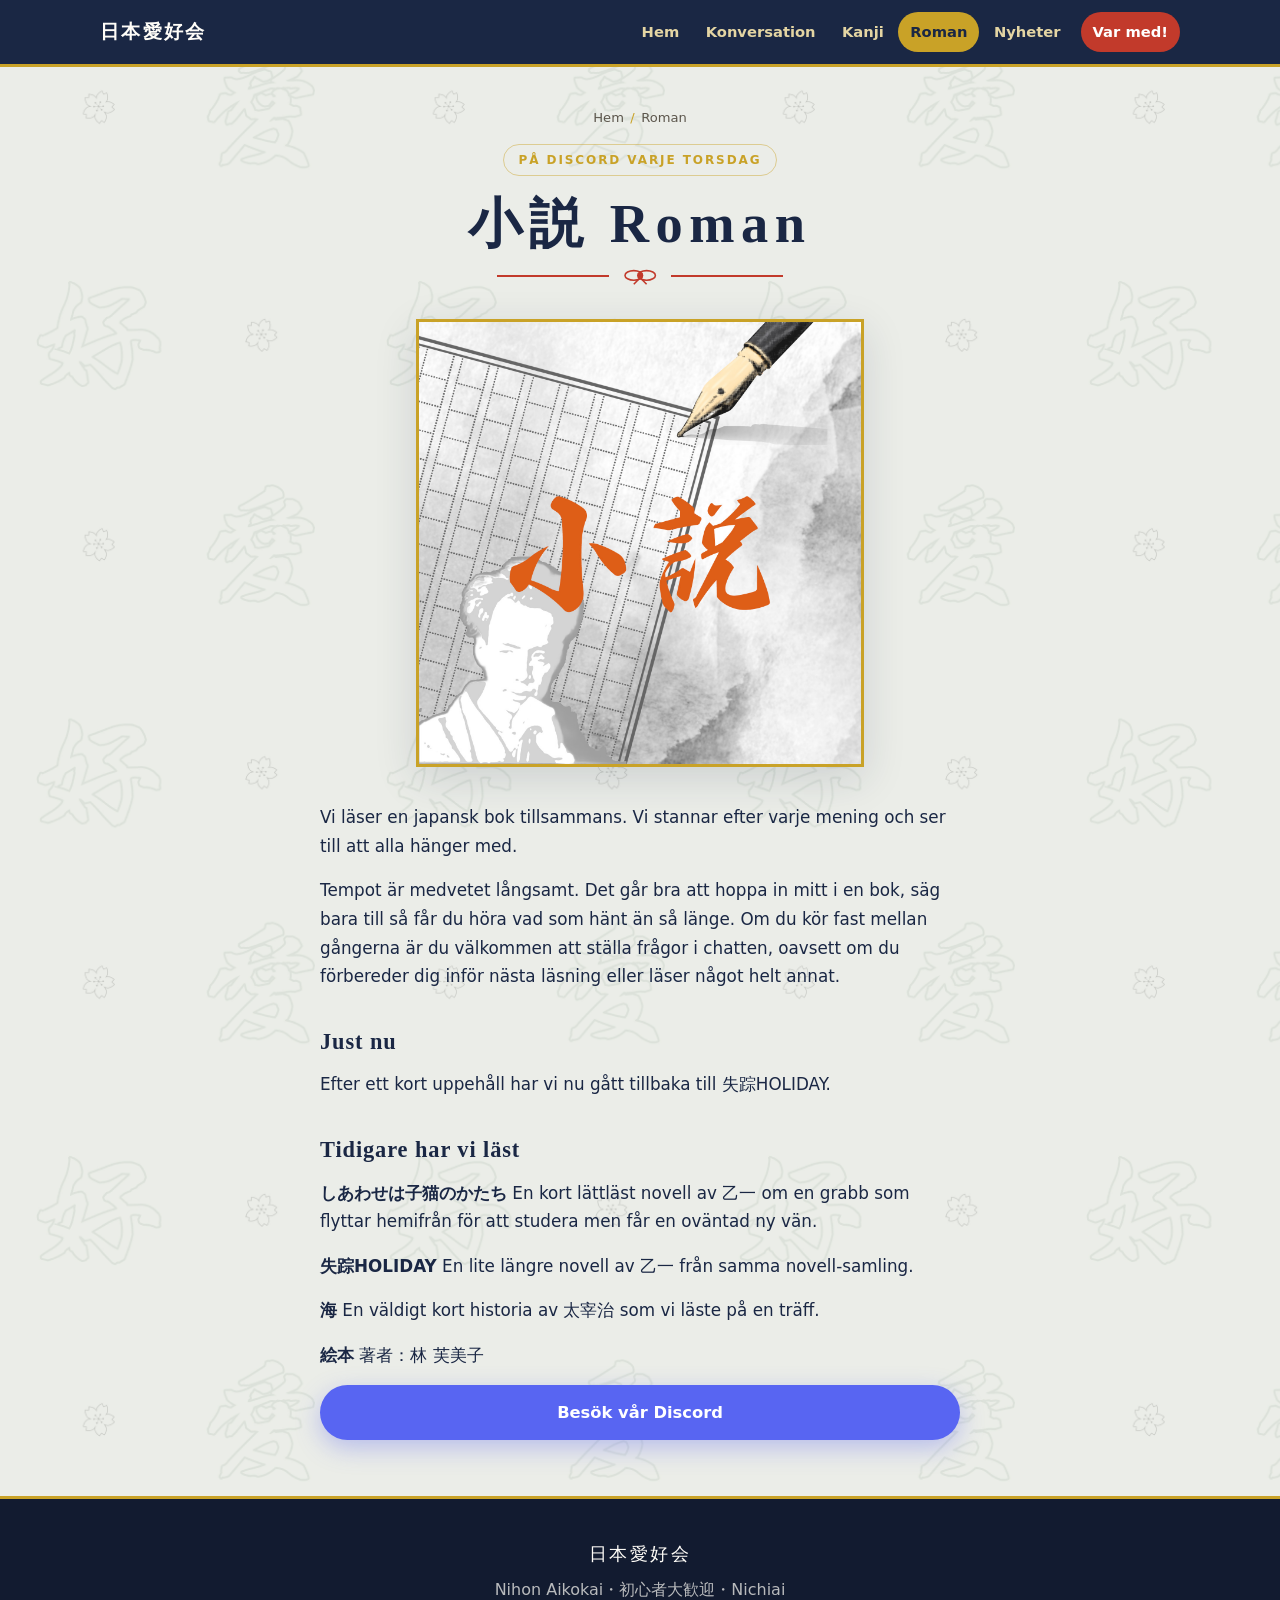
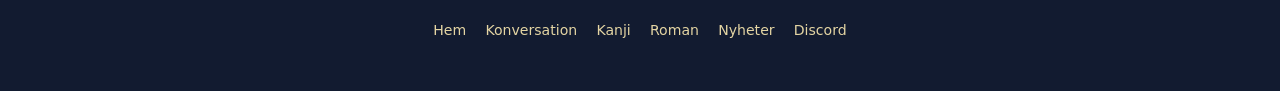
<file: shousetsu.html>
<!DOCTYPE html>
<html lang="sv">
<head>
  
<meta charset="UTF-8" />
<meta name="viewport" content="width=device-width, initial-scale=1" />
<title>小説 Roman | 日本愛好会</title>
<meta name="description" content="Läscirkel där vi läser en japansk roman tillsammans på Discord, reder ut grammatik och nyanser." />
<link rel="canonical" href="shousetsu.html" />
<link rel="icon" href="favicon.svg" type="image/svg+xml" />
<meta property="og:locale" content="sv_SE" />
<meta property="og:type" content="website" />
<meta property="og:title" content="小説 Roman | 日本愛好会" />
<meta property="og:description" content="Läscirkel där vi läser en japansk roman tillsammans på Discord, reder ut grammatik och nyanser." />
<meta property="og:image" content="circle-prom-shousetu.jpg" />
<meta name="twitter:card" content="summary_large_image" />

<link rel="alternate" hreflang="sv" href="shousetsu.html" />

<link rel="alternate" hreflang="x-default" href="shousetsu.html" />
<link rel="stylesheet" href="styles.css" />

<script type="application/ld+json">{"@context":"https://schema.org","@graph":[{"@type":"BreadcrumbList","itemListElement":[{"@type":"ListItem","item":"/index.html","name":"Hem","position":1},{"@type":"ListItem","name":"Roman","position":2}]},{"@type":"Event","description":"Läscirkel där vi läser en japansk roman tillsammans på Discord, reder ut grammatik och nyanser.","eventAttendanceMode":"https://schema.org/OnlineEventAttendanceMode","eventStatus":"https://schema.org/EventScheduled","location":{"@type":"VirtualLocation","url":"https://discord.gg/BaSsQtE"},"name":"小説 Roman","organizer":{"@type":"Organization","name":"日本愛好会"}}]}</script>


</head>
<body>
  
<a class="skip" href="#main">Hoppa till innehåll</a>
<header class="site-header">
  <div class="header-inner">
    <a class="logo" href="index.html">日本愛好会</a>
    <button class="nav-toggle" type="button" aria-expanded="false" aria-controls="site-nav" aria-label="Öppna meny">
      <span></span>
    </button>
    <nav id="site-nav" class="site-nav" aria-label="Huvudmeny">
      <ul>
        <li><a href="index.html">Hem</a></li>
        <li><a href="kaiwa.html">Konversation</a></li>
        <li><a href="kanji.html">Kanji</a></li>
        <li><a href="shousetsu.html" aria-current="page">Roman</a></li>
        <li><a href="nyheter.html">Nyheter</a></li>
        <li><a class="nav-cta" href="index.html#join">Var med!</a></li>
      </ul>
    </nav>
  </div>
</header>


  <main id="main">
    <header class="page-head wrap">
      <ol class="crumbs">
        <li><a href="index.html">Hem</a></li>
        <li aria-current="page">Roman</li>
      </ol>
      <p class="kicker">På Discord varje torsdag</p>
      <h1>小説 Roman</h1>
      
<div class="mizuhiki" aria-hidden="true">
	<svg viewBox="0 0 48 24" fill="none"><ellipse cx="16" cy="11" rx="11" ry="6" stroke="currentColor" stroke-width="2"/><ellipse cx="32" cy="11" rx="11" ry="6" stroke="currentColor" stroke-width="2"/><rect x="21" y="8" width="6" height="6" fill="currentColor"/><path d="M24 14l-8 8M24 14l8 8" stroke="currentColor" stroke-width="2"/></svg>
</div>

      <img class="side-img" src="circle-prom-shousetu.jpg" width="800" height="800" alt="小説 i orange över genkō yōshi, reservoarpenna och en blek författarprofil" />
    </header>
    <article class="section">
      <div class="wrap prose">
        <p>Vi läser en japansk bok tillsammans. Vi stannar efter varje mening och ser till att alla hänger med.</p>
<p>Tempot är medvetet långsamt. Det går bra att hoppa in mitt i en bok, säg bara till så får du höra vad som hänt än så länge.
Om du kör fast mellan gångerna är du välkommen att ställa frågor i chatten, oavsett om du förbereder dig inför nästa läsning eller läser något helt annat.</p>
<h2>Just nu</h2>
<p>Efter ett kort uppehåll har vi nu gått tillbaka till 失踪HOLIDAY.</p>
<h2>Tidigare har vi läst</h2>
<p><strong>しあわせは子猫のかたち</strong> En kort lättläst novell av 乙一 om en grabb som flyttar hemifrån för att studera men får en oväntad ny vän.</p>
<p><strong>失踪HOLIDAY</strong> En lite längre novell av 乙一 från samma novell-samling.</p>
<p><strong>海</strong> En väldigt kort historia av 太宰治 som vi läste på en träff.</p>
<p><strong>絵本</strong> 著者：林 芙美子</p>

        
        <p><a class="btn btn-discord" href="https://discord.gg/BaSsQtE" target="_blank" rel="noopener noreferrer">Besök vår Discord</a></p>
      </div>
    </article>
  </main>
  
<footer class="site-footer">
  <p class="brand">日本愛好会</p>
  <p>Nihon Aikokai・初心者大歓迎・Nichiai</p>
  <nav aria-label="Sidfot">
    <a href="index.html">Hem</a>
    <a href="kaiwa.html">Konversation</a>
    <a href="kanji.html">Kanji</a>
    <a href="shousetsu.html">Roman</a>
    <a href="nyheter.html">Nyheter</a>
    <a href="https://discord.gg/BaSsQtE" rel="noopener noreferrer">Discord</a>
  </nav>
</footer>
<script src="nav.js"></script>

</body>
</html>
</file>
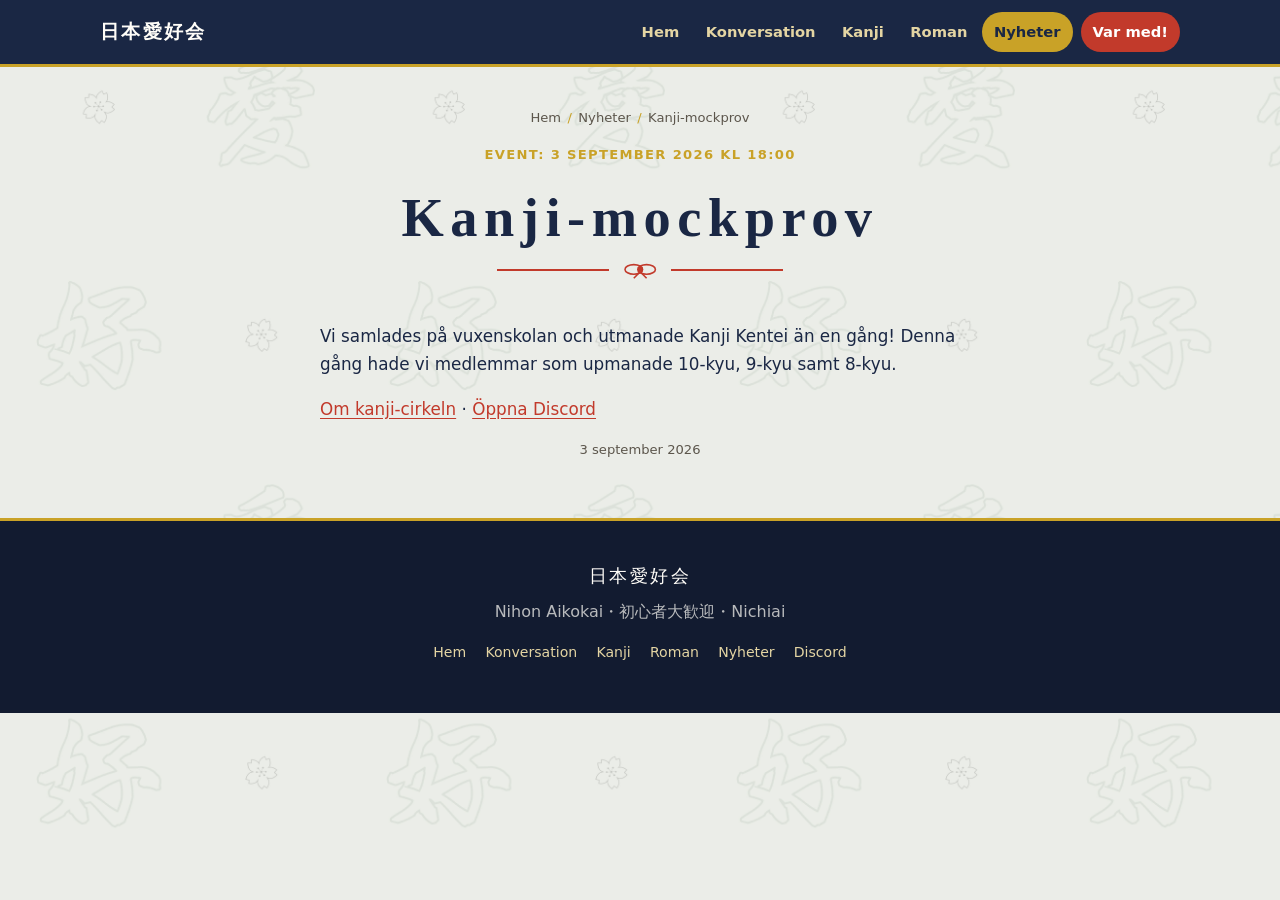
<file: nyheter/20260903-kanji-kentei.html>
<!DOCTYPE html>
<html lang="sv">
	<head>
		
<meta charset="UTF-8" />
<meta name="viewport" content="width=device-width, initial-scale=1" />
<title>Kanji-mockprov | 日本愛好会</title>
<meta name="description" content="Gemensamt övningsprov mot Kanji Kentei. Alla nivåer." />
<link rel="canonical" href="nyheter/20260903-kanji-kentei.html" />
<link rel="icon" href="../favicon.svg" type="image/svg+xml" />
<meta property="og:locale" content="sv_SE" />
<meta property="og:type" content="article" />
<meta property="og:title" content="Kanji-mockprov | 日本愛好会" />
<meta property="og:description" content="Gemensamt övningsprov mot Kanji Kentei. Alla nivåer." />
<meta property="og:image" content="../circle-prom-kanji1.jpg" />
<meta name="twitter:card" content="summary_large_image" />

<link rel="alternate" hreflang="sv" href="../nyheter/20260903-kanji-kentei.html" />

<link rel="alternate" hreflang="x-default" href="../nyheter/20260903-kanji-kentei.html" />
<link rel="stylesheet" href="../styles.css" />

<script type="application/ld+json">{"@context":"https://schema.org","@graph":[{"@type":"BreadcrumbList","itemListElement":[{"@type":"ListItem","item":"/index.html","name":"Hem","position":1},{"@type":"ListItem","item":"/nyheter.html","name":"Nyheter","position":2},{"@type":"ListItem","name":"Kanji-mockprov","position":3}]},{"@type":"Event","eventAttendanceMode":"https://schema.org/OnlineEventAttendanceMode","eventStatus":"https://schema.org/EventScheduled","location":{"@type":"VirtualLocation","url":"https://discord.gg/BaSsQtE"},"name":"Kanji-mockprov","organizer":{"@type":"Organization","name":"日本愛好会"},"startDate":"2026-09-03T18:00:00+02:00"}]}</script>


	</head>
	<body>
		
<a class="skip" href="#main">Hoppa till innehåll</a>
<header class="site-header">
  <div class="header-inner">
    <a class="logo" href="../index.html">日本愛好会</a>
    <button class="nav-toggle" type="button" aria-expanded="false" aria-controls="site-nav" aria-label="Öppna meny">
      <span></span>
    </button>
    <nav id="site-nav" class="site-nav" aria-label="Huvudmeny">
      <ul>
        <li><a href="../index.html">Hem</a></li>
        <li><a href="../kaiwa.html">Konversation</a></li>
        <li><a href="../kanji.html">Kanji</a></li>
        <li><a href="../shousetsu.html">Roman</a></li>
        <li><a href="../nyheter.html" aria-current="page">Nyheter</a></li>
        <li><a class="nav-cta" href="../index.html#join">Var med!</a></li>
      </ul>
    </nav>
  </div>
</header>


		<main id="main">
			<header class="page-head wrap">
				<ol class="crumbs">
					<li><a href="../index.html">Hem</a></li>
					<li><a href="../nyheter.html">Nyheter</a></li>
					<li aria-current="page">Kanji-mockprov</li>
				</ol>
				
				<p class="article-meta">Event: <time datetime="2026-09-03T18:00:00&#43;02:00">3 september 2026 kl 18:00</time></p>
				
				<h1>Kanji-mockprov</h1>
				
<div class="mizuhiki" aria-hidden="true">
	<svg viewBox="0 0 48 24" fill="none"><ellipse cx="16" cy="11" rx="11" ry="6" stroke="currentColor" stroke-width="2"/><ellipse cx="32" cy="11" rx="11" ry="6" stroke="currentColor" stroke-width="2"/><rect x="21" y="8" width="6" height="6" fill="currentColor"/><path d="M24 14l-8 8M24 14l8 8" stroke="currentColor" stroke-width="2"/></svg>
</div>

			</header>
			<article class="section">
				<div class="wrap prose">
					<p>Vi samlades på vuxenskolan och utmanade Kanji Kentei än en gång!
Denna gång hade vi medlemmar som upmanade 10-kyu, 9-kyu samt 8-kyu.</p>
<p><a href="../kanji.html">Om kanji-cirkeln</a> · <a href="https://discord.gg/BaSsQtE">Öppna Discord</a></p>

					<p class="article-posted"><time datetime="2026-09-03">3 september 2026</time></p>
				</div>
			</article>
		</main>
		
<footer class="site-footer">
  <p class="brand">日本愛好会</p>
  <p>Nihon Aikokai・初心者大歓迎・Nichiai</p>
  <nav aria-label="Sidfot">
    <a href="../index.html">Hem</a>
    <a href="../kaiwa.html">Konversation</a>
    <a href="../kanji.html">Kanji</a>
    <a href="../shousetsu.html">Roman</a>
    <a href="../nyheter.html">Nyheter</a>
    <a href="https://discord.gg/BaSsQtE" rel="noopener noreferrer">Discord</a>
  </nav>
</footer>
<script src="../nav.js"></script>

	</body>
</html>
</file>
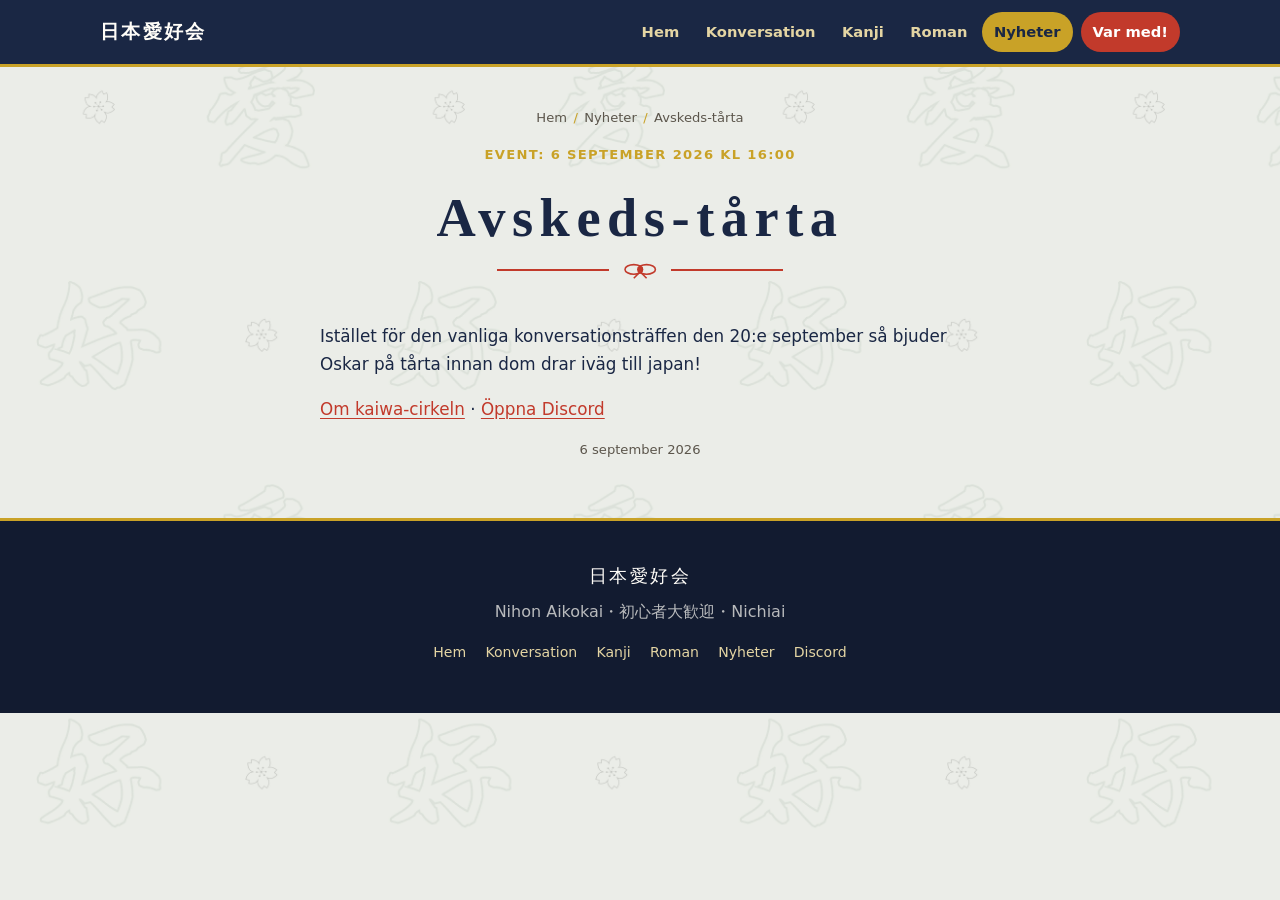
<file: nyheter/20260906-kake.html>
<!DOCTYPE html>
<html lang="sv">
	<head>
		
<meta charset="UTF-8" />
<meta name="viewport" content="width=device-width, initial-scale=1" />
<title>Avskeds-tårta | 日本愛好会</title>
<meta name="description" content="Istället för den vanliga konversationsträffen så bjuder Oskar på tårta!" />
<link rel="canonical" href="nyheter/20260906-kake.html" />
<link rel="icon" href="../favicon.svg" type="image/svg+xml" />
<meta property="og:locale" content="sv_SE" />
<meta property="og:type" content="article" />
<meta property="og:title" content="Avskeds-tårta | 日本愛好会" />
<meta property="og:description" content="Istället för den vanliga konversationsträffen så bjuder Oskar på tårta!" />
<meta property="og:image" content="../circle-prom-kaiwa1.jpg" />
<meta name="twitter:card" content="summary_large_image" />

<link rel="alternate" hreflang="sv" href="../nyheter/20260906-kake.html" />

<link rel="alternate" hreflang="x-default" href="../nyheter/20260906-kake.html" />
<link rel="stylesheet" href="../styles.css" />

<script type="application/ld+json">{"@context":"https://schema.org","@graph":[{"@type":"BreadcrumbList","itemListElement":[{"@type":"ListItem","item":"/index.html","name":"Hem","position":1},{"@type":"ListItem","item":"/nyheter.html","name":"Nyheter","position":2},{"@type":"ListItem","name":"Avskeds-tårta","position":3}]},{"@type":"Event","eventAttendanceMode":"https://schema.org/OnlineEventAttendanceMode","eventStatus":"https://schema.org/EventScheduled","location":{"@type":"VirtualLocation","url":"https://discord.gg/BaSsQtE"},"name":"Avskeds-tårta","organizer":{"@type":"Organization","name":"日本愛好会"},"startDate":"2026-09-06T16:00:00+02:00"}]}</script>


	</head>
	<body>
		
<a class="skip" href="#main">Hoppa till innehåll</a>
<header class="site-header">
  <div class="header-inner">
    <a class="logo" href="../index.html">日本愛好会</a>
    <button class="nav-toggle" type="button" aria-expanded="false" aria-controls="site-nav" aria-label="Öppna meny">
      <span></span>
    </button>
    <nav id="site-nav" class="site-nav" aria-label="Huvudmeny">
      <ul>
        <li><a href="../index.html">Hem</a></li>
        <li><a href="../kaiwa.html">Konversation</a></li>
        <li><a href="../kanji.html">Kanji</a></li>
        <li><a href="../shousetsu.html">Roman</a></li>
        <li><a href="../nyheter.html" aria-current="page">Nyheter</a></li>
        <li><a class="nav-cta" href="../index.html#join">Var med!</a></li>
      </ul>
    </nav>
  </div>
</header>


		<main id="main">
			<header class="page-head wrap">
				<ol class="crumbs">
					<li><a href="../index.html">Hem</a></li>
					<li><a href="../nyheter.html">Nyheter</a></li>
					<li aria-current="page">Avskeds-tårta</li>
				</ol>
				
				<p class="article-meta">Event: <time datetime="2026-09-06T16:00:00&#43;02:00">6 september 2026 kl 16:00</time></p>
				
				<h1>Avskeds-tårta</h1>
				
<div class="mizuhiki" aria-hidden="true">
	<svg viewBox="0 0 48 24" fill="none"><ellipse cx="16" cy="11" rx="11" ry="6" stroke="currentColor" stroke-width="2"/><ellipse cx="32" cy="11" rx="11" ry="6" stroke="currentColor" stroke-width="2"/><rect x="21" y="8" width="6" height="6" fill="currentColor"/><path d="M24 14l-8 8M24 14l8 8" stroke="currentColor" stroke-width="2"/></svg>
</div>

			</header>
			<article class="section">
				<div class="wrap prose">
					<p>Istället för den vanliga konversationsträffen den 20:e september så bjuder Oskar på tårta innan dom drar iväg till japan!</p>
<p><a href="../kaiwa.html">Om kaiwa-cirkeln</a> · <a href="https://discord.gg/BaSsQtE">Öppna Discord</a></p>

					<p class="article-posted"><time datetime="2026-09-06">6 september 2026</time></p>
				</div>
			</article>
		</main>
		
<footer class="site-footer">
  <p class="brand">日本愛好会</p>
  <p>Nihon Aikokai・初心者大歓迎・Nichiai</p>
  <nav aria-label="Sidfot">
    <a href="../index.html">Hem</a>
    <a href="../kaiwa.html">Konversation</a>
    <a href="../kanji.html">Kanji</a>
    <a href="../shousetsu.html">Roman</a>
    <a href="../nyheter.html">Nyheter</a>
    <a href="https://discord.gg/BaSsQtE" rel="noopener noreferrer">Discord</a>
  </nav>
</footer>
<script src="../nav.js"></script>

	</body>
</html>
</file>
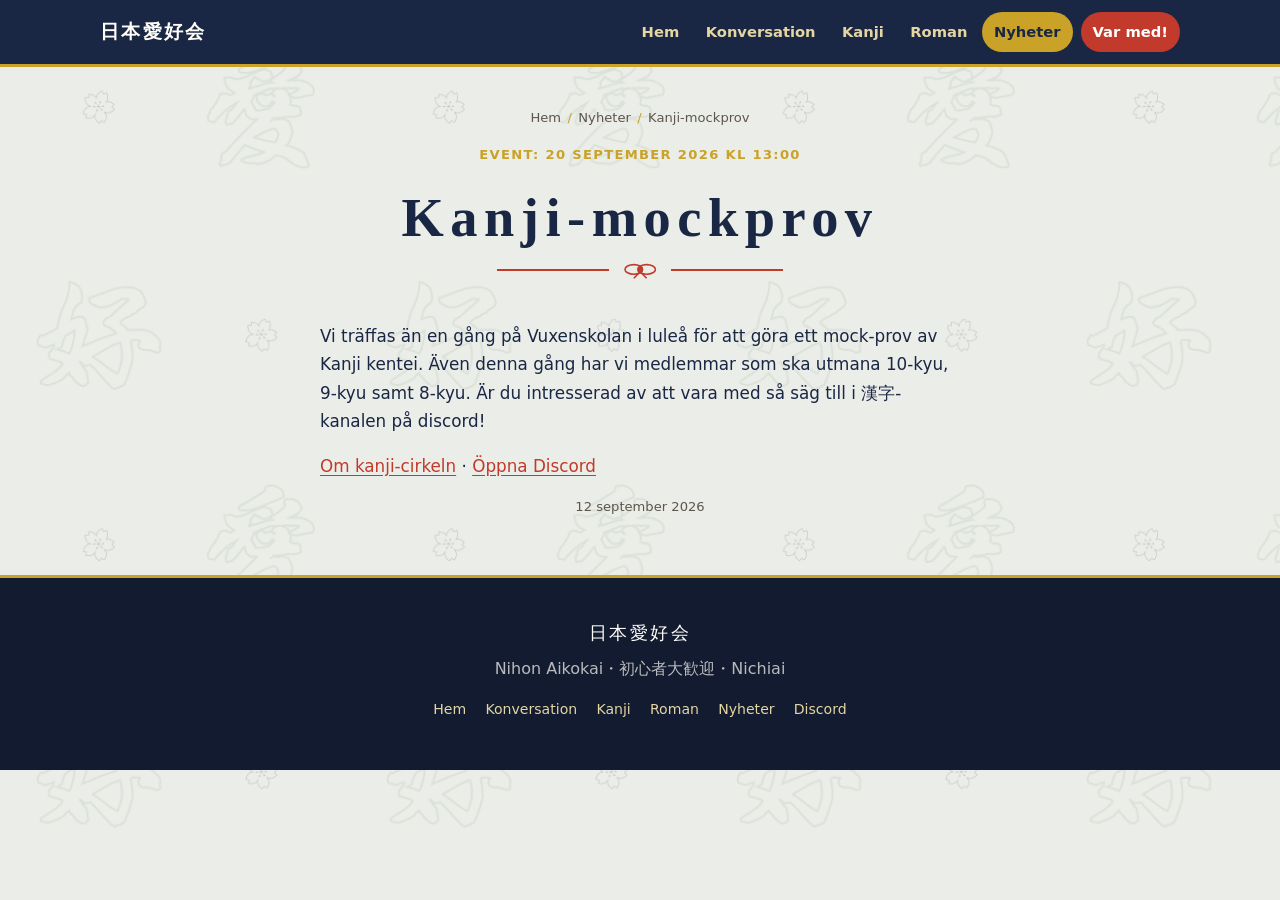
<file: nyheter/20260912-kanji-kentei.html>
<!DOCTYPE html>
<html lang="sv">
	<head>
		
<meta charset="UTF-8" />
<meta name="viewport" content="width=device-width, initial-scale=1" />
<title>Kanji-mockprov | 日本愛好会</title>
<meta name="description" content="Gemensamt övningsprov mot Kanji Kentei. Alla nivåer." />
<link rel="canonical" href="nyheter/20260912-kanji-kentei.html" />
<link rel="icon" href="../favicon.svg" type="image/svg+xml" />
<meta property="og:locale" content="sv_SE" />
<meta property="og:type" content="article" />
<meta property="og:title" content="Kanji-mockprov | 日本愛好会" />
<meta property="og:description" content="Gemensamt övningsprov mot Kanji Kentei. Alla nivåer." />
<meta property="og:image" content="../circle-prom-kanji1.jpg" />
<meta name="twitter:card" content="summary_large_image" />

<link rel="alternate" hreflang="sv" href="../nyheter/20260912-kanji-kentei.html" />

<link rel="alternate" hreflang="x-default" href="../nyheter/20260912-kanji-kentei.html" />
<link rel="stylesheet" href="../styles.css" />

<script type="application/ld+json">{"@context":"https://schema.org","@graph":[{"@type":"BreadcrumbList","itemListElement":[{"@type":"ListItem","item":"/index.html","name":"Hem","position":1},{"@type":"ListItem","item":"/nyheter.html","name":"Nyheter","position":2},{"@type":"ListItem","name":"Kanji-mockprov","position":3}]},{"@type":"Event","eventAttendanceMode":"https://schema.org/OnlineEventAttendanceMode","eventStatus":"https://schema.org/EventScheduled","location":{"@type":"VirtualLocation","url":"https://discord.gg/BaSsQtE"},"name":"Kanji-mockprov","organizer":{"@type":"Organization","name":"日本愛好会"},"startDate":"2026-09-20T13:00:00+02:00"}]}</script>


	</head>
	<body>
		
<a class="skip" href="#main">Hoppa till innehåll</a>
<header class="site-header">
  <div class="header-inner">
    <a class="logo" href="../index.html">日本愛好会</a>
    <button class="nav-toggle" type="button" aria-expanded="false" aria-controls="site-nav" aria-label="Öppna meny">
      <span></span>
    </button>
    <nav id="site-nav" class="site-nav" aria-label="Huvudmeny">
      <ul>
        <li><a href="../index.html">Hem</a></li>
        <li><a href="../kaiwa.html">Konversation</a></li>
        <li><a href="../kanji.html">Kanji</a></li>
        <li><a href="../shousetsu.html">Roman</a></li>
        <li><a href="../nyheter.html" aria-current="page">Nyheter</a></li>
        <li><a class="nav-cta" href="../index.html#join">Var med!</a></li>
      </ul>
    </nav>
  </div>
</header>


		<main id="main">
			<header class="page-head wrap">
				<ol class="crumbs">
					<li><a href="../index.html">Hem</a></li>
					<li><a href="../nyheter.html">Nyheter</a></li>
					<li aria-current="page">Kanji-mockprov</li>
				</ol>
				
				<p class="article-meta">Event: <time datetime="2026-09-20T13:00:00&#43;02:00">20 september 2026 kl 13:00</time></p>
				
				<h1>Kanji-mockprov</h1>
				
<div class="mizuhiki" aria-hidden="true">
	<svg viewBox="0 0 48 24" fill="none"><ellipse cx="16" cy="11" rx="11" ry="6" stroke="currentColor" stroke-width="2"/><ellipse cx="32" cy="11" rx="11" ry="6" stroke="currentColor" stroke-width="2"/><rect x="21" y="8" width="6" height="6" fill="currentColor"/><path d="M24 14l-8 8M24 14l8 8" stroke="currentColor" stroke-width="2"/></svg>
</div>

			</header>
			<article class="section">
				<div class="wrap prose">
					<p>Vi träffas än en gång på Vuxenskolan i luleå för att göra ett mock-prov av Kanji kentei.
Även denna gång har vi medlemmar som ska utmana 10-kyu, 9-kyu samt 8-kyu.
Är du intresserad av att vara med så säg till i 漢字-kanalen på discord!</p>
<p><a href="../kanji.html">Om kanji-cirkeln</a> · <a href="https://discord.gg/BaSsQtE">Öppna Discord</a></p>

					<p class="article-posted"><time datetime="2026-09-12">12 september 2026</time></p>
				</div>
			</article>
		</main>
		
<footer class="site-footer">
  <p class="brand">日本愛好会</p>
  <p>Nihon Aikokai・初心者大歓迎・Nichiai</p>
  <nav aria-label="Sidfot">
    <a href="../index.html">Hem</a>
    <a href="../kaiwa.html">Konversation</a>
    <a href="../kanji.html">Kanji</a>
    <a href="../shousetsu.html">Roman</a>
    <a href="../nyheter.html">Nyheter</a>
    <a href="https://discord.gg/BaSsQtE" rel="noopener noreferrer">Discord</a>
  </nav>
</footer>
<script src="../nav.js"></script>

	</body>
</html>
</file>
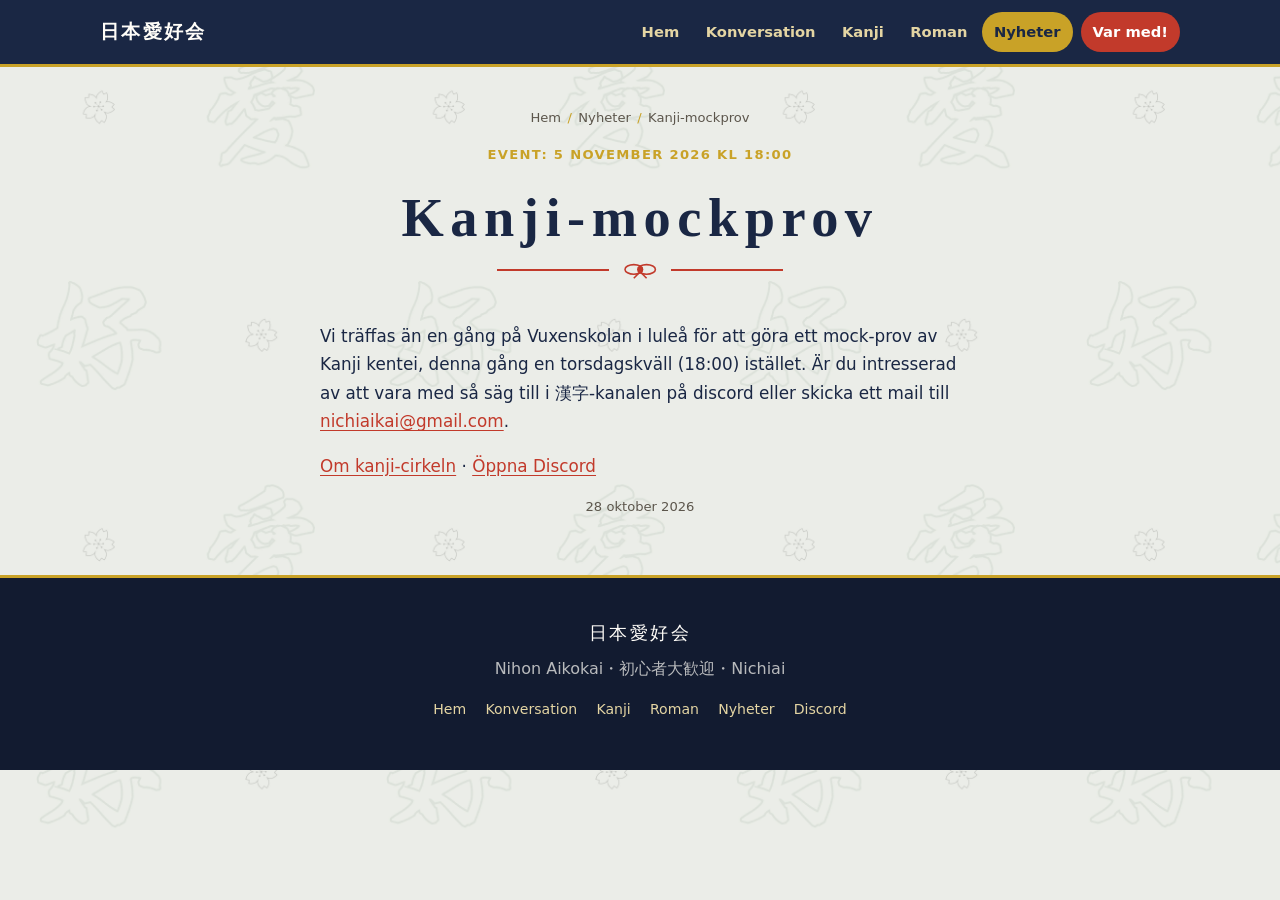
<file: nyheter/20261028-kanji-kentei.html>
<!DOCTYPE html>
<html lang="sv">
	<head>
		
<meta charset="UTF-8" />
<meta name="viewport" content="width=device-width, initial-scale=1" />
<title>Kanji-mockprov | 日本愛好会</title>
<meta name="description" content="Gemensamt övningsprov mot Kanji Kentei. Alla nivåer." />
<link rel="canonical" href="nyheter/20261028-kanji-kentei.html" />
<link rel="icon" href="../favicon.svg" type="image/svg+xml" />
<meta property="og:locale" content="sv_SE" />
<meta property="og:type" content="article" />
<meta property="og:title" content="Kanji-mockprov | 日本愛好会" />
<meta property="og:description" content="Gemensamt övningsprov mot Kanji Kentei. Alla nivåer." />
<meta property="og:image" content="../circle-prom-kanji1.jpg" />
<meta name="twitter:card" content="summary_large_image" />

<link rel="alternate" hreflang="sv" href="../nyheter/20261028-kanji-kentei.html" />

<link rel="alternate" hreflang="x-default" href="../nyheter/20261028-kanji-kentei.html" />
<link rel="stylesheet" href="../styles.css" />

<script type="application/ld+json">{"@context":"https://schema.org","@graph":[{"@type":"BreadcrumbList","itemListElement":[{"@type":"ListItem","item":"/index.html","name":"Hem","position":1},{"@type":"ListItem","item":"/nyheter.html","name":"Nyheter","position":2},{"@type":"ListItem","name":"Kanji-mockprov","position":3}]},{"@type":"Event","eventAttendanceMode":"https://schema.org/OnlineEventAttendanceMode","eventStatus":"https://schema.org/EventScheduled","location":{"@type":"VirtualLocation","url":"https://discord.gg/BaSsQtE"},"name":"Kanji-mockprov","organizer":{"@type":"Organization","name":"日本愛好会"},"startDate":"2026-11-05T18:00:00+01:00"}]}</script>


	</head>
	<body>
		
<a class="skip" href="#main">Hoppa till innehåll</a>
<header class="site-header">
  <div class="header-inner">
    <a class="logo" href="../index.html">日本愛好会</a>
    <button class="nav-toggle" type="button" aria-expanded="false" aria-controls="site-nav" aria-label="Öppna meny">
      <span></span>
    </button>
    <nav id="site-nav" class="site-nav" aria-label="Huvudmeny">
      <ul>
        <li><a href="../index.html">Hem</a></li>
        <li><a href="../kaiwa.html">Konversation</a></li>
        <li><a href="../kanji.html">Kanji</a></li>
        <li><a href="../shousetsu.html">Roman</a></li>
        <li><a href="../nyheter.html" aria-current="page">Nyheter</a></li>
        <li><a class="nav-cta" href="../index.html#join">Var med!</a></li>
      </ul>
    </nav>
  </div>
</header>


		<main id="main">
			<header class="page-head wrap">
				<ol class="crumbs">
					<li><a href="../index.html">Hem</a></li>
					<li><a href="../nyheter.html">Nyheter</a></li>
					<li aria-current="page">Kanji-mockprov</li>
				</ol>
				
				<p class="article-meta">Event: <time datetime="2026-11-05T18:00:00&#43;01:00">5 november 2026 kl 18:00</time></p>
				
				<h1>Kanji-mockprov</h1>
				
<div class="mizuhiki" aria-hidden="true">
	<svg viewBox="0 0 48 24" fill="none"><ellipse cx="16" cy="11" rx="11" ry="6" stroke="currentColor" stroke-width="2"/><ellipse cx="32" cy="11" rx="11" ry="6" stroke="currentColor" stroke-width="2"/><rect x="21" y="8" width="6" height="6" fill="currentColor"/><path d="M24 14l-8 8M24 14l8 8" stroke="currentColor" stroke-width="2"/></svg>
</div>

			</header>
			<article class="section">
				<div class="wrap prose">
					<p>Vi träffas än en gång på Vuxenskolan i luleå för att göra ett mock-prov av Kanji kentei, denna gång en torsdagskväll (18:00) istället.
Är du intresserad av att vara med så säg till i 漢字-kanalen på discord eller skicka ett mail till <a href="mailto:nichiaikai@gmail.com">nichiaikai@gmail.com</a>.</p>
<p><a href="../kanji.html">Om kanji-cirkeln</a> · <a href="https://discord.gg/BaSsQtE">Öppna Discord</a></p>

					<p class="article-posted"><time datetime="2026-10-28">28 oktober 2026</time></p>
				</div>
			</article>
		</main>
		
<footer class="site-footer">
  <p class="brand">日本愛好会</p>
  <p>Nihon Aikokai・初心者大歓迎・Nichiai</p>
  <nav aria-label="Sidfot">
    <a href="../index.html">Hem</a>
    <a href="../kaiwa.html">Konversation</a>
    <a href="../kanji.html">Kanji</a>
    <a href="../shousetsu.html">Roman</a>
    <a href="../nyheter.html">Nyheter</a>
    <a href="https://discord.gg/BaSsQtE" rel="noopener noreferrer">Discord</a>
  </nav>
</footer>
<script src="../nav.js"></script>

	</body>
</html>
</file>
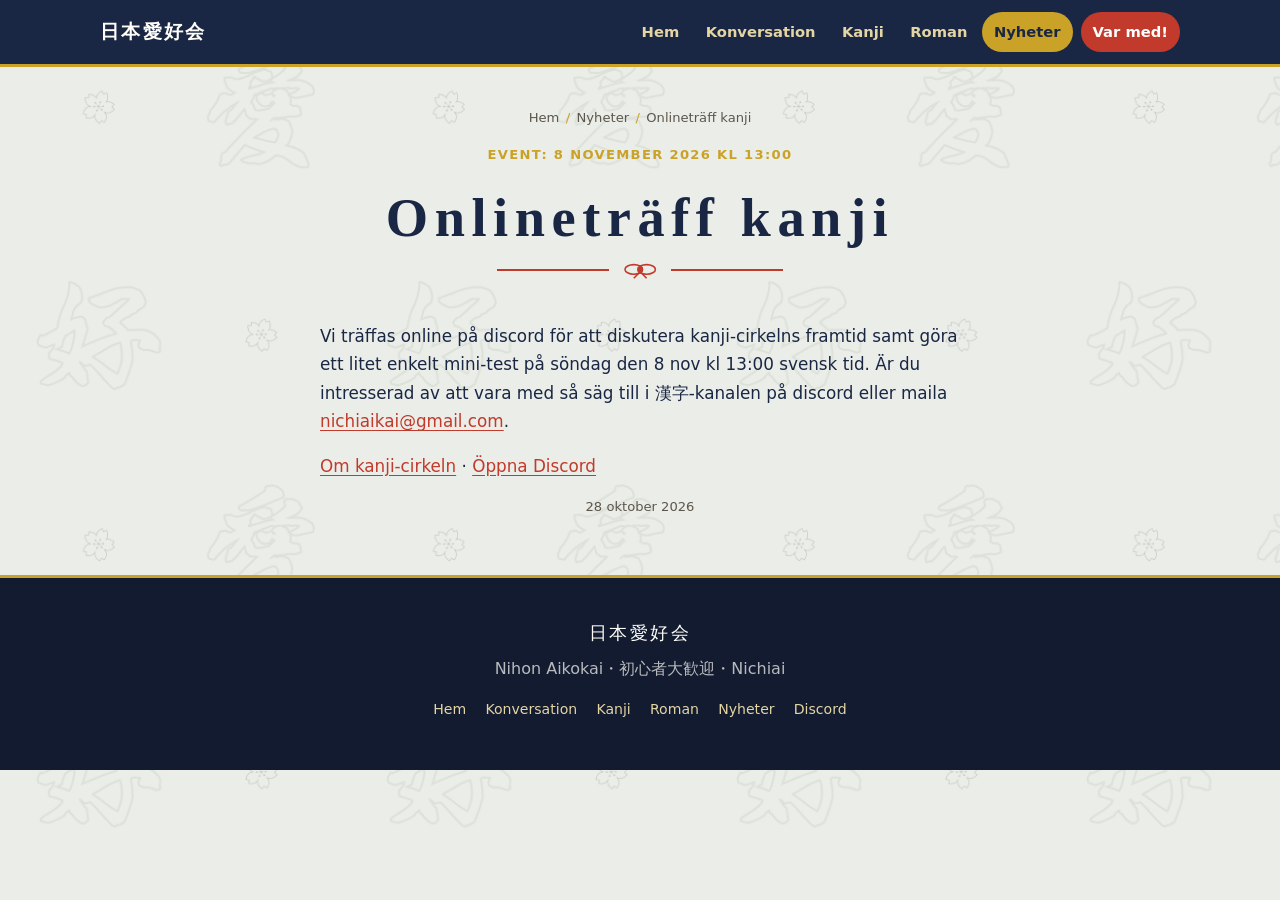
<file: nyheter/20261028-kanji-online.html>
<!DOCTYPE html>
<html lang="sv">
	<head>
		
<meta charset="UTF-8" />
<meta name="viewport" content="width=device-width, initial-scale=1" />
<title>Onlineträff kanji | 日本愛好会</title>
<meta name="description" content="Vi träffas online på discord för att diskutera kanji-cirkelns framtid samt göra ett litet enkelt mini-test" />
<link rel="canonical" href="nyheter/20261028-kanji-online.html" />
<link rel="icon" href="../favicon.svg" type="image/svg+xml" />
<meta property="og:locale" content="sv_SE" />
<meta property="og:type" content="article" />
<meta property="og:title" content="Onlineträff kanji | 日本愛好会" />
<meta property="og:description" content="Vi träffas online på discord för att diskutera kanji-cirkelns framtid samt göra ett litet enkelt mini-test" />
<meta property="og:image" content="../circle-prom-kanji1.jpg" />
<meta name="twitter:card" content="summary_large_image" />

<link rel="alternate" hreflang="sv" href="../nyheter/20261028-kanji-online.html" />

<link rel="alternate" hreflang="x-default" href="../nyheter/20261028-kanji-online.html" />
<link rel="stylesheet" href="../styles.css" />

<script type="application/ld+json">{"@context":"https://schema.org","@graph":[{"@type":"BreadcrumbList","itemListElement":[{"@type":"ListItem","item":"/index.html","name":"Hem","position":1},{"@type":"ListItem","item":"/nyheter.html","name":"Nyheter","position":2},{"@type":"ListItem","name":"Onlineträff kanji","position":3}]},{"@type":"Event","eventAttendanceMode":"https://schema.org/OnlineEventAttendanceMode","eventStatus":"https://schema.org/EventScheduled","location":{"@type":"VirtualLocation","url":"https://discord.gg/BaSsQtE"},"name":"Onlineträff kanji","organizer":{"@type":"Organization","name":"日本愛好会"},"startDate":"2026-11-08T13:00:00+01:00"}]}</script>


	</head>
	<body>
		
<a class="skip" href="#main">Hoppa till innehåll</a>
<header class="site-header">
  <div class="header-inner">
    <a class="logo" href="../index.html">日本愛好会</a>
    <button class="nav-toggle" type="button" aria-expanded="false" aria-controls="site-nav" aria-label="Öppna meny">
      <span></span>
    </button>
    <nav id="site-nav" class="site-nav" aria-label="Huvudmeny">
      <ul>
        <li><a href="../index.html">Hem</a></li>
        <li><a href="../kaiwa.html">Konversation</a></li>
        <li><a href="../kanji.html">Kanji</a></li>
        <li><a href="../shousetsu.html">Roman</a></li>
        <li><a href="../nyheter.html" aria-current="page">Nyheter</a></li>
        <li><a class="nav-cta" href="../index.html#join">Var med!</a></li>
      </ul>
    </nav>
  </div>
</header>


		<main id="main">
			<header class="page-head wrap">
				<ol class="crumbs">
					<li><a href="../index.html">Hem</a></li>
					<li><a href="../nyheter.html">Nyheter</a></li>
					<li aria-current="page">Onlineträff kanji</li>
				</ol>
				
				<p class="article-meta">Event: <time datetime="2026-11-08T13:00:00&#43;01:00">8 november 2026 kl 13:00</time></p>
				
				<h1>Onlineträff kanji</h1>
				
<div class="mizuhiki" aria-hidden="true">
	<svg viewBox="0 0 48 24" fill="none"><ellipse cx="16" cy="11" rx="11" ry="6" stroke="currentColor" stroke-width="2"/><ellipse cx="32" cy="11" rx="11" ry="6" stroke="currentColor" stroke-width="2"/><rect x="21" y="8" width="6" height="6" fill="currentColor"/><path d="M24 14l-8 8M24 14l8 8" stroke="currentColor" stroke-width="2"/></svg>
</div>

			</header>
			<article class="section">
				<div class="wrap prose">
					<p>Vi träffas online på discord för att diskutera kanji-cirkelns framtid samt göra ett litet enkelt mini-test på söndag den 8 nov kl 13:00 svensk tid.
Är du intresserad av att vara med så säg till i 漢字-kanalen på discord eller maila <a href="mailto:nichiaikai@gmail.com">nichiaikai@gmail.com</a>.</p>
<p><a href="../kanji.html">Om kanji-cirkeln</a> · <a href="https://discord.gg/BaSsQtE">Öppna Discord</a></p>

					<p class="article-posted"><time datetime="2026-10-28">28 oktober 2026</time></p>
				</div>
			</article>
		</main>
		
<footer class="site-footer">
  <p class="brand">日本愛好会</p>
  <p>Nihon Aikokai・初心者大歓迎・Nichiai</p>
  <nav aria-label="Sidfot">
    <a href="../index.html">Hem</a>
    <a href="../kaiwa.html">Konversation</a>
    <a href="../kanji.html">Kanji</a>
    <a href="../shousetsu.html">Roman</a>
    <a href="../nyheter.html">Nyheter</a>
    <a href="https://discord.gg/BaSsQtE" rel="noopener noreferrer">Discord</a>
  </nav>
</footer>
<script src="../nav.js"></script>

	</body>
</html>
</file>
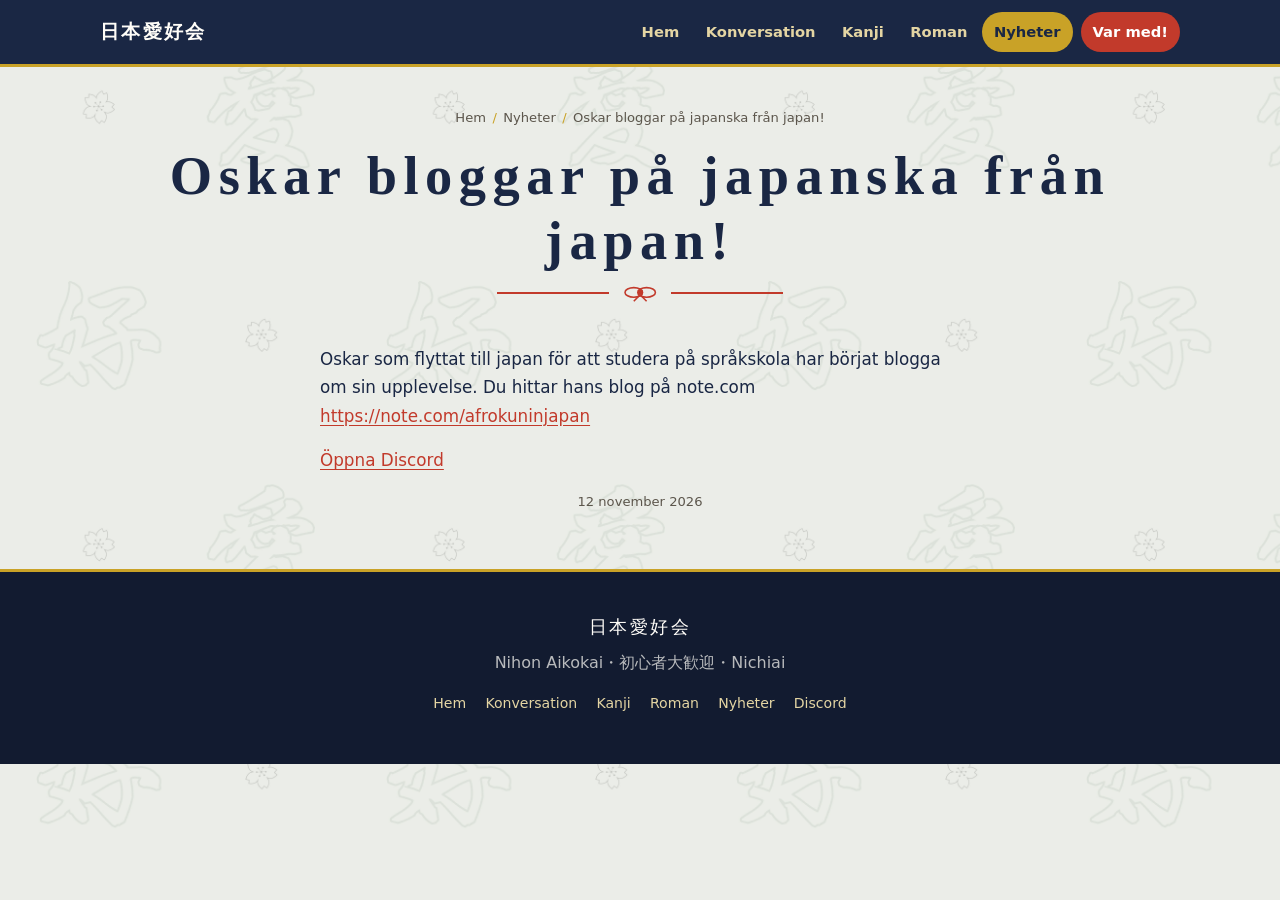
<file: nyheter/20261112-afroblog.html>
<!DOCTYPE html>
<html lang="sv">
	<head>
		
<meta charset="UTF-8" />
<meta name="viewport" content="width=device-width, initial-scale=1" />
<title>Oskar bloggar på japanska från japan! | 日本愛好会</title>
<meta name="description" content="Oskar som flyttat till japan för att studera på språkskola har börjat blogga om sin upplevelse." />
<link rel="canonical" href="nyheter/20261112-afroblog.html" />
<link rel="icon" href="../favicon.svg" type="image/svg+xml" />
<meta property="og:locale" content="sv_SE" />
<meta property="og:type" content="article" />
<meta property="og:title" content="Oskar bloggar på japanska från japan! | 日本愛好会" />
<meta property="og:description" content="Oskar som flyttat till japan för att studera på språkskola har börjat blogga om sin upplevelse." />
<meta property="og:image" content="../banner.jpg" />
<meta name="twitter:card" content="summary_large_image" />

<link rel="alternate" hreflang="sv" href="../nyheter/20261112-afroblog.html" />

<link rel="alternate" hreflang="x-default" href="../nyheter/20261112-afroblog.html" />
<link rel="stylesheet" href="../styles.css" />

<script type="application/ld+json">{"@context":"https://schema.org","@graph":[{"@type":"BreadcrumbList","itemListElement":[{"@type":"ListItem","item":"/index.html","name":"Hem","position":1},{"@type":"ListItem","item":"/nyheter.html","name":"Nyheter","position":2},{"@type":"ListItem","name":"Oskar bloggar på japanska från japan!","position":3}]},{"@type":"Article","author":{"@type":"Organization","name":"日本愛好会"},"datePublished":"2026-11-12","headline":"Oskar bloggar på japanska från japan!","inLanguage":"sv"}]}</script>


	</head>
	<body>
		
<a class="skip" href="#main">Hoppa till innehåll</a>
<header class="site-header">
  <div class="header-inner">
    <a class="logo" href="../index.html">日本愛好会</a>
    <button class="nav-toggle" type="button" aria-expanded="false" aria-controls="site-nav" aria-label="Öppna meny">
      <span></span>
    </button>
    <nav id="site-nav" class="site-nav" aria-label="Huvudmeny">
      <ul>
        <li><a href="../index.html">Hem</a></li>
        <li><a href="../kaiwa.html">Konversation</a></li>
        <li><a href="../kanji.html">Kanji</a></li>
        <li><a href="../shousetsu.html">Roman</a></li>
        <li><a href="../nyheter.html" aria-current="page">Nyheter</a></li>
        <li><a class="nav-cta" href="../index.html#join">Var med!</a></li>
      </ul>
    </nav>
  </div>
</header>


		<main id="main">
			<header class="page-head wrap">
				<ol class="crumbs">
					<li><a href="../index.html">Hem</a></li>
					<li><a href="../nyheter.html">Nyheter</a></li>
					<li aria-current="page">Oskar bloggar på japanska från japan!</li>
				</ol>
				
				<h1>Oskar bloggar på japanska från japan!</h1>
				
<div class="mizuhiki" aria-hidden="true">
	<svg viewBox="0 0 48 24" fill="none"><ellipse cx="16" cy="11" rx="11" ry="6" stroke="currentColor" stroke-width="2"/><ellipse cx="32" cy="11" rx="11" ry="6" stroke="currentColor" stroke-width="2"/><rect x="21" y="8" width="6" height="6" fill="currentColor"/><path d="M24 14l-8 8M24 14l8 8" stroke="currentColor" stroke-width="2"/></svg>
</div>

			</header>
			<article class="section">
				<div class="wrap prose">
					<p>Oskar som flyttat till japan för att studera på språkskola har börjat blogga om sin upplevelse.
Du hittar hans blog på note.com <a href="https://note.com/afrokuninjapan">https://note.com/afrokuninjapan</a></p>
<p><a href="https://discord.gg/BaSsQtE">Öppna Discord</a></p>

					<p class="article-posted"><time datetime="2026-11-12">12 november 2026</time></p>
				</div>
			</article>
		</main>
		
<footer class="site-footer">
  <p class="brand">日本愛好会</p>
  <p>Nihon Aikokai・初心者大歓迎・Nichiai</p>
  <nav aria-label="Sidfot">
    <a href="../index.html">Hem</a>
    <a href="../kaiwa.html">Konversation</a>
    <a href="../kanji.html">Kanji</a>
    <a href="../shousetsu.html">Roman</a>
    <a href="../nyheter.html">Nyheter</a>
    <a href="https://discord.gg/BaSsQtE" rel="noopener noreferrer">Discord</a>
  </nav>
</footer>
<script src="../nav.js"></script>

	</body>
</html>
</file>
<file: styles.css>
:root {
  --navy: #1a2744;
  --navy-deep: #121b30;
  --navy-soft: #243556;
  --gold: #c9a227;
  --gold-soft: #e4d5a3;
  --red: #c23a2b;
  --cream: #f6efe3;
  --cream-dark: #ebe3d4;
  --ink: #1a2744;
  --ink-muted: #5c564c;
  --white: #fffdf8;
  --shadow: 0 12px 40px rgba(26, 39, 68, 0.14);
  --font-serif: "Hiragino Mincho ProN", "Noto Serif CJK JP", "Yu Mincho", "Yu Mincho Pr6N", "MS PMincho", "Songti SC", serif;
  --font-sans: system-ui, "Segoe UI", "Hiragino Sans", "Hiragino Kaku Gothic ProN", "Noto Sans CJK JP", "Yu Gothic UI", "Yu Gothic", Meiryo, sans-serif;
  --wrap: 1080px;
  --header-h: 4rem;
}

*,
*::before,
*::after {
  box-sizing: border-box;
  margin: 0;
  padding: 0;
}

html {
  scroll-behavior: smooth;
}

body {
  font-family: var(--font-sans);
  color: var(--ink);
  background: var(--cream);
  background-image: url("wallpaper.jpg");
  background-size: 350px auto;
  line-height: 1.7;
  min-height: 100vh;
}

img {
  max-width: 100%;
  height: auto;
}

a {
  color: var(--red);
  text-underline-offset: 0.18em;
}

a:hover {
  color: var(--navy);
}

:focus-visible {
  outline: 2px solid var(--gold);
  outline-offset: 3px;
}

.skip {
  position: absolute;
  left: 0.75rem;
  top: -3rem;
  z-index: 100;
  background: var(--gold);
  color: var(--navy);
  font-weight: 700;
  padding: 0.5rem 0.9rem;
  text-decoration: none;
}

.skip:focus {
  top: 0.75rem;
}

.wrap {
  width: min(100% - 2rem, var(--wrap));
  margin-inline: auto;
}

.site-header {
  position: sticky;
  top: 0;
  z-index: 50;
  background: var(--navy);
  color: var(--white);
  border-bottom: 3px solid var(--gold);
}

.header-inner {
  width: min(100% - 2rem, var(--wrap));
  margin-inline: auto;
  min-height: var(--header-h);
  display: flex;
  align-items: center;
  justify-content: space-between;
  gap: 1rem;
}

.logo {
  font-family: var(--font-serif);
  font-size: 1.2rem;
  font-weight: 700;
  letter-spacing: 0.12em;
  color: var(--white);
  text-decoration: none;
  white-space: nowrap;
}

.logo:hover {
  color: var(--gold);
}

.nav-toggle {
  display: none;
  width: 2.6rem;
  height: 2.6rem;
  border: 1px solid rgba(201, 162, 39, 0.45);
  border-radius: 8px;
  background: transparent;
  color: var(--gold);
  cursor: pointer;
}

.nav-toggle span,
.nav-toggle span::before,
.nav-toggle span::after {
  display: block;
  width: 1.15rem;
  height: 2px;
  background: currentColor;
  position: relative;
  margin: 0 auto;
}

.nav-toggle span::before,
.nav-toggle span::after {
  content: "";
  position: absolute;
  left: 0;
}

.nav-toggle span::before {
  top: -6px;
}

.nav-toggle span::after {
  top: 6px;
}

.site-nav ul {
  display: flex;
  align-items: center;
  gap: 0.15rem;
  list-style: none;
}

.site-nav a {
  display: block;
  color: var(--gold-soft);
  text-decoration: none;
  font-size: 0.92rem;
  font-weight: 600;
  padding: 0.45rem 0.75rem;
  border-radius: 999px;
}

.site-nav a:hover,
.site-nav a[aria-current="page"] {
  color: var(--navy);
  background: var(--gold);
}

.site-nav .nav-cta {
  color: #fff;
  background: var(--red);
  margin-left: 0.35rem;
}

.site-nav .nav-cta:hover {
  background: #a83226;
  color: #fff;
}

.hero {
  background: var(--navy-deep);
}

.hero-art {
  display: block;
  width: 100%;
  max-height: min(70vh, 700px);
  object-fit: cover;
  object-position: center;
}

.hero-band {
  background: var(--navy);
  color: var(--white);
  text-align: center;
  padding: 2.25rem 1.25rem 2.75rem;
  border-bottom: 3px solid var(--gold);
}

.kicker {
  display: inline-block;
  font-size: 0.75rem;
  font-weight: 700;
  letter-spacing: 0.16em;
  text-transform: uppercase;
  color: var(--gold);
  border: 1px solid rgba(201, 162, 39, 0.45);
  border-radius: 999px;
  padding: 0.3rem 0.9rem;
  margin-bottom: 1rem;
}

.hero-band h1,
.page-head h1 {
  font-family: var(--font-serif);
  font-size: clamp(2.1rem, 6vw, 3.4rem);
  font-weight: 700;
  letter-spacing: 0.12em;
  line-height: 1.2;
}

.hero-romaji {
  color: var(--gold-soft);
  letter-spacing: 0.28em;
  text-transform: uppercase;
  font-size: 0.82rem;
  margin: 0.45rem 0 1rem;
}

.hero-tagline {
  max-width: 36rem;
  margin: 0 auto 1.5rem;
  color: rgba(255, 253, 248, 0.82);
  font-size: 1.08rem;
}

.btn {
  display: inline-flex;
  align-items: center;
  justify-content: center;
  gap: 0.55rem;
  font-family: inherit;
  font-size: 1.02rem;
  font-weight: 700;
  text-decoration: none;
  border-radius: 999px;
  padding: 0.85rem 1.55rem;
  border: none;
  cursor: pointer;
  transition: transform 0.2s, box-shadow 0.2s, background 0.2s;
}

.btn:hover {
  transform: translateY(-2px);
}

.btn-discord {
  display: flex;
  color: #fff;
  background: #5865f2;
  box-shadow: 0 8px 24px rgba(88, 101, 242, 0.35);
}

.btn-discord:hover {
  color: #fff;
  background: #4752c4;
}

.btn-gold {
  color: var(--navy);
  background: var(--gold);
}

.btn-gold:hover {
  color: var(--navy);
  background: #d4b03a;
}

.btn svg {
  width: 1.25rem;
  height: 1.25rem;
  fill: currentColor;
}

.mizuhiki {
  display: flex;
  align-items: center;
  justify-content: center;
  gap: 0.75rem;
  margin: 0.5rem 0 2rem;
  color: var(--red);
}

.mizuhiki::before,
.mizuhiki::after {
  content: "";
  height: 2px;
  width: min(28vw, 7rem);
  background: var(--red);
}

.mizuhiki svg {
  width: 2.4rem;
  height: 1.4rem;
  flex-shrink: 0;
}

.section {
  padding: 0 0 3.5rem 0;
}

.section h2 {
  font-family: var(--font-serif);
  font-size: clamp(1.45rem, 3vw, 2rem);
  letter-spacing: 0.04em;
  text-align: center;
  margin-bottom: 0.35rem;
}

.section-lead {
  text-align: center;
  color: var(--ink-muted);
  max-width: 38rem;
  margin: 0 auto 2rem;
}

.intro-card {
  background: var(--white);
  border: 1px solid rgba(26, 39, 68, 0.08);
  box-shadow: var(--shadow);
  padding: 2rem 1.5rem;
  text-align: center;
}

.intro-card p {
  max-width: 40rem;
  margin: 0 auto;
  font-size: 1.08rem;
}

.schedule {
  display: grid;
  gap: 1rem;
}

.schedule-item {
  background: var(--white);
  border-left: 4px solid var(--gold);
  padding: 1.15rem 1.25rem;
  box-shadow: var(--shadow);
}

.schedule-item h3 {
  font-family: var(--font-serif);
  font-size: 1.15rem;
  margin-bottom: 0.2rem;
}

.schedule-item p {
  color: var(--ink-muted);
  font-size: 0.95rem;
}

.schedule-item .when {
  display: inline-block;
  margin-top: 0.55rem;
  font-size: 0.8rem;
  font-weight: 700;
  letter-spacing: 0.04em;
  color: var(--red);
}

.circles {
  display: grid;
  gap: 2rem;
  justify-items: center;
}

.circle-card {
  text-decoration: none;
  color: inherit;
  text-align: center;
  max-width: 18rem;
}

.circle-card:hover {
  color: inherit;
}

.circle-frame {
  width: min(100%, 240px);
  aspect-ratio: 1;
  margin: 0 auto 1rem;
  border-radius: 50%;
  padding: 7px;
  background: linear-gradient(145deg, var(--gold), #8d7014 55%, var(--gold-soft));
  box-shadow: var(--shadow);
  transition: transform 0.25s;
}

.circle-card:hover .circle-frame {
  transform: translateY(-4px) scale(1.03);
}

.circle-frame img {
  width: 100%;
  height: 100%;
  object-fit: cover;
  border-radius: 50%;
  display: block;
  border: 4px solid var(--cream);
}

.circle-card h2 {
  font-family: var(--font-serif);
  font-size: 1.45rem;
  letter-spacing: 0.08em;
  margin-bottom: 0.25rem;
}

.circle-card h2 span {
  display: block;
  font-family: var(--font-sans);
  font-size: 0.82rem;
  letter-spacing: 0.14em;
  text-transform: uppercase;
  color: var(--ink-muted);
  font-weight: 600;
}

.circle-card p {
  color: var(--ink-muted);
  font-size: 0.95rem;
}

.news-grid {
  display: grid;
  gap: 1.15rem;
}

.news-card {
  background: var(--white);
  padding: 1.35rem 1.4rem;
  box-shadow: var(--shadow);
  border-top: 3px solid var(--gold);
}

.news-card .news-event {
  font-size: 0.78rem;
  font-weight: 700;
  letter-spacing: 0.08em;
  text-transform: uppercase;
  color: var(--gold);
}

.news-card .news-posted {
  margin-top: 0.7rem;
  font-size: 0.78rem;
}

.news-card h3 {
  font-family: var(--font-serif);
  font-size: 1.2rem;
  margin: 0.3rem 0 0.45rem;
}

.news-card h3 a {
  color: var(--ink);
  text-decoration: none;
}

.news-card h3 a:hover {
  color: var(--red);
}

.news-card p {
  color: var(--ink-muted);
  font-size: 0.95rem;
}

.section-more {
  text-align: center;
  margin-top: 1.5rem;
}

.join {
  background: var(--navy);
  color: var(--white);
  padding: 3.5rem 0;
  border-block: 3px solid var(--gold);
}

.join h2 {
  font-family: var(--font-serif);
  color: var(--white);
}

.join .section-lead {
  color: rgba(255, 253, 248, 0.75);
}

.join-grid {
  display: grid;
  gap: 2rem;
  align-items: center;
}

.join-art img {
  width: 100%;
  display: block;
  background: var(--white);
  border: 4px solid var(--gold);
  box-shadow: 0 16px 40px rgba(0, 0, 0, 0.28);
}

.join-actions {
  text-align: center;
}

.join-actions p {
  margin-bottom: 1.25rem;
  color: rgba(255, 253, 248, 0.8);
}

.qr-wrap {
  display: inline-block;
  background: #fff;
  border: 3px solid var(--gold);
  border-radius: 12px;
  padding: 0.7rem;
  line-height: 0;
  margin-bottom: 1rem;
}

.qr-wrap img {
  width: 160px;
  height: 160px;
  display: block;
}

.qr-caption {
  font-size: 0.8rem;
  color: var(--gold-soft);
  margin-bottom: 1.1rem;
}

.page-hero {
  display: block;
  width: 100%;
  max-height: min(48vh, 420px);
  object-fit: cover;
  object-position: center;
  border-bottom: 3px solid var(--gold);
}

.page-head {
  text-align: center;
  padding: 2.5rem 0 0.5rem;
}

.crumbs {
  display: flex;
  flex-wrap: wrap;
  justify-content: center;
  gap: 0.4rem;
  list-style: none;
  font-size: 0.82rem;
  color: var(--ink-muted);
  margin-bottom: 0.9rem;
}

.crumbs a {
  color: var(--ink-muted);
  text-decoration: none;
}

.crumbs a:hover {
  color: var(--red);
}

.crumbs li:not(:last-child)::after {
  content: "/";
  margin-left: 0.4rem;
  color: var(--gold);
}

.prose {
  max-width: 40rem;
  margin: 0 auto;
  font-size: 1.05rem;
}

.prose p + p {
  margin-top: 1rem;
}

.prose h2 {
  font-family: var(--font-serif);
  font-size: 1.4rem;
  text-align: left;
  margin: 2rem 0 0.6rem;
}

.side-img {
  display: block;
  width: min(100%, 28rem);
  margin: 1.75rem auto;
  border: 3px solid var(--gold);
  box-shadow: var(--shadow);
}

.side-img.round {
  width: min(100%, 18rem);
  border-radius: 50%;
  border-width: 6px;
}

.callout {
  background: var(--white);
  border-left: 4px solid var(--red);
  padding: 1.1rem 1.2rem;
  margin: 1.75rem 0;
  box-shadow: var(--shadow);
}

.article-meta {
  text-align: center;
  color: var(--gold);
  font-size: 0.82rem;
  font-weight: 700;
  letter-spacing: 0.1em;
  text-transform: uppercase;
  margin-bottom: 1.25rem;
}

.article-posted {
  margin-top: 2rem;
  font-size: 0.82rem;
  color: var(--ink-muted);
  text-align: center;
}

.site-footer {
  background: var(--navy-deep);
  color: rgba(255, 253, 248, 0.7);
  text-align: center;
  padding: 2.5rem 1rem 2rem;
  border-top: 3px solid var(--gold);
}

.site-footer .brand {
  font-family: var(--font-serif);
  color: var(--white);
  letter-spacing: 0.14em;
  font-size: 1.15rem;
  margin-bottom: 0.35rem;
}

.site-footer nav {
  display: flex;
  flex-wrap: wrap;
  justify-content: center;
  gap: 0.8rem 1.2rem;
  margin: 1rem 0;
}

.site-footer a {
  color: var(--gold-soft);
  text-decoration: none;
  font-size: 0.88rem;
}

.site-footer a:hover {
  color: var(--gold);
}

@media (min-width: 720px) {
  .schedule {
    grid-template-columns: repeat(3, 1fr);
  }

  .circles {
    grid-template-columns: repeat(3, 1fr);
    gap: 1.5rem;
  }

  .news-grid {
    grid-template-columns: repeat(3, 1fr);
  }

  .join-grid {
    grid-template-columns: 1fr 1fr;
    gap: 2.5rem;
  }

  .join-actions {
    text-align: left;
  }

  .intro-card {
    padding: 2.5rem 3rem;
  }
}

@media (max-width: 719px) {
  .nav-toggle {
    display: grid;
    place-items: center;
  }

  .site-nav {
    display: none;
    position: absolute;
    left: 0;
    right: 0;
    top: 100%;
    background: var(--navy-deep);
    border-bottom: 3px solid var(--gold);
    padding: 0.75rem 1rem 1rem;
  }

  .site-nav.is-open {
    display: block;
  }

  .site-nav ul {
    flex-direction: column;
    align-items: stretch;
  }

  .site-nav a {
    padding: 0.7rem 0.9rem;
  }

  .site-nav .nav-cta {
    margin-left: 0;
    text-align: center;
  }

  .hero-art {
    max-height: 42vh;
  }
}

@media (prefers-reduced-motion: reduce) {
  html {
    scroll-behavior: auto;
  }

  .btn,
  .circle-frame {
    transition: none;
  }
}

.lang-switch {
  display: flex;
  justify-content: flex-end;
  gap: 0.65rem;
  padding: 0.55rem 0 0;
  font-size: 0.85rem;
  font-weight: 600;
}

.lang-switch a {
  color: var(--ink-muted);
  text-decoration: none;
}

.lang-switch a[aria-current="true"],
.lang-switch a:hover {
  color: var(--navy);
}
</file>
